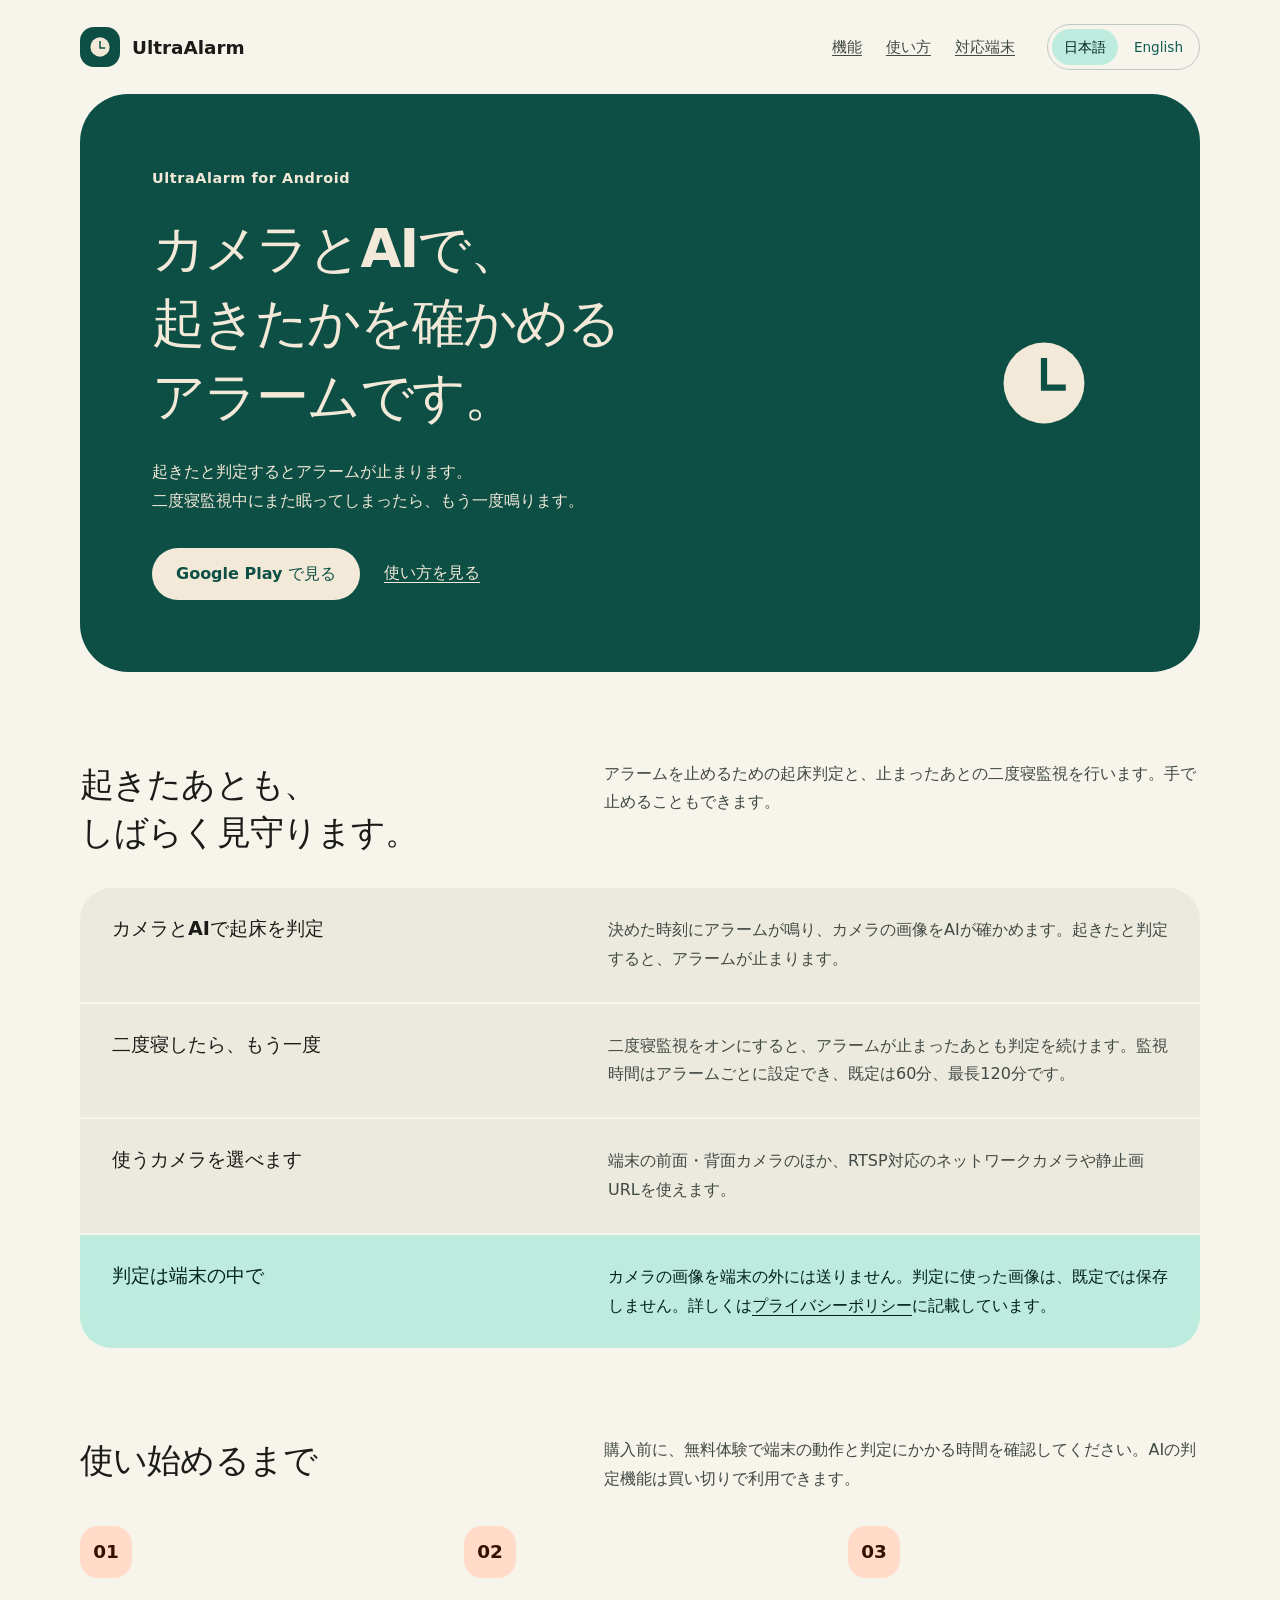
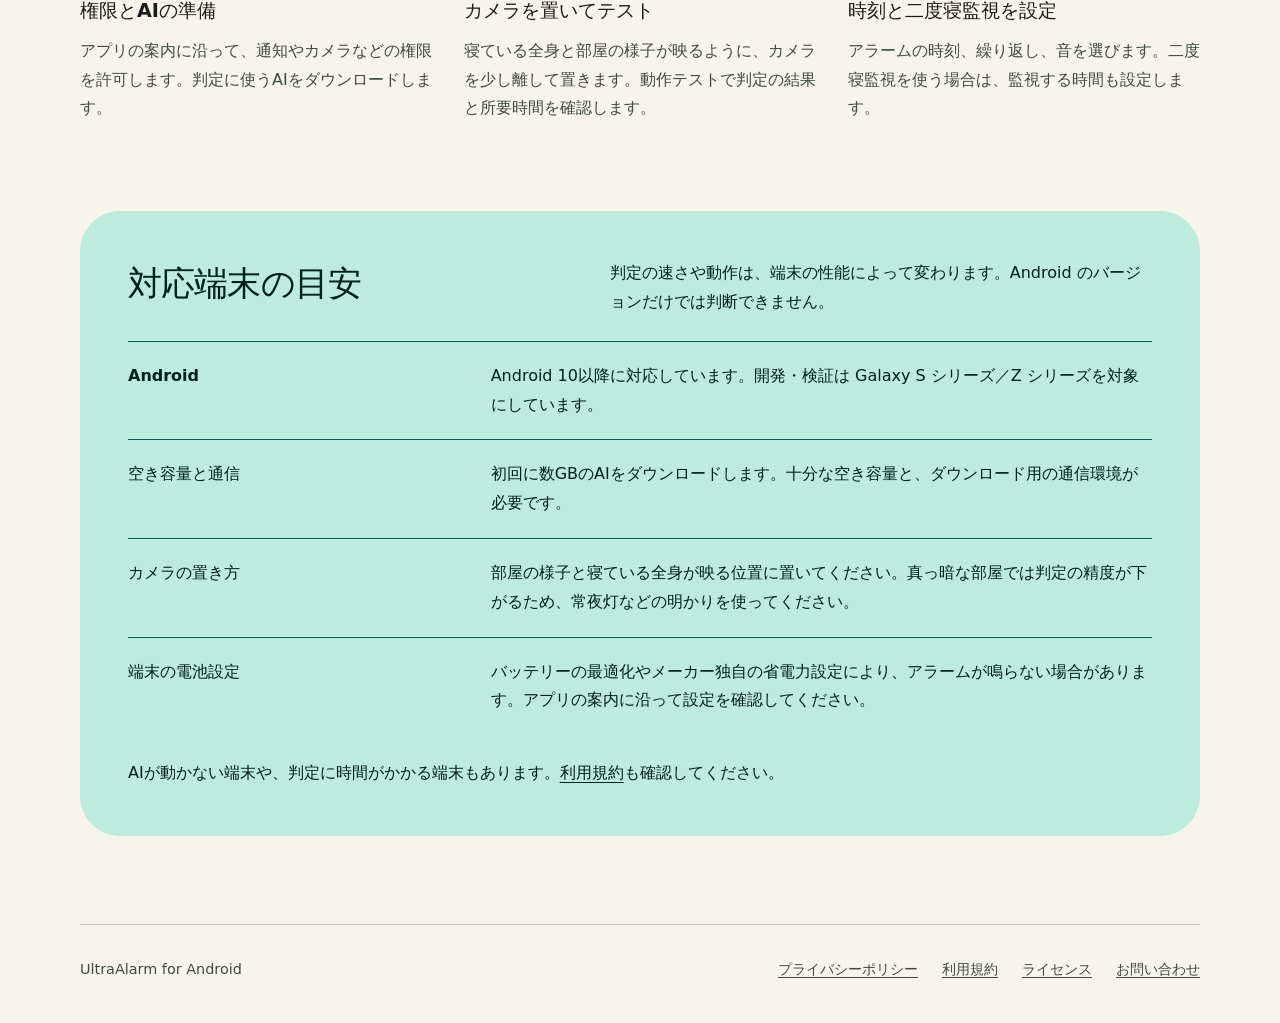
<file: index.html>
<!doctype html>
<html lang="ja">
<head>
  <meta charset="utf-8">
  <meta name="viewport" content="width=device-width, initial-scale=1">
  <meta name="color-scheme" content="light dark">
  <meta name="application-name" content="UltraAlarm for Android">
  <meta name="description" content="UltraAlarm for Android は、カメラの画像を端末内のAIで判定するアラームです。起きたと判定すると止まり、二度寝監視中にまた眠ると鳴り直します。">
  <title>カメラとAIで起床を確かめるアラーム | UltraAlarm for Android</title>
  <link rel="icon" type="image/svg+xml" href="assets/icon.svg">
  <link rel="stylesheet" href="assets/style.css">
  <link rel="alternate" hreflang="ja" href="index.html">
  <link rel="alternate" hreflang="en" href="en/index.html">
</head>
<body>
  <a class="skip-link" href="#main">本文へ</a>
  <header class="site-header shell">
    <a class="brand" href="index.html"><img src="assets/icon.svg" width="108" height="108" alt="">UltraAlarm</a>
    <nav class="header-nav" aria-label="メインメニュー"><a href="index.html#features">機能</a><a href="index.html#setup">使い方</a><a href="index.html#phones">対応端末</a></nav>
    <nav class="languages" aria-label="言語"><span lang="ja" aria-current="true">日本語</span><a href="en/index.html" lang="en" hreflang="en">English</a></nav>
  </header>
  <main id="main" class="shell" tabindex="-1">
    <section class="hero" aria-labelledby="intro-title">
      <div>
        <p class="eyebrow">UltraAlarm for Android</p>
        <h1 id="intro-title">カメラとAIで、<br>起きたかを確かめる<br>アラームです。</h1>
        <p>起きたと判定するとアラームが止まります。<br>二度寝監視中にまた眠ってしまったら、もう一度鳴ります。</p>
        <div class="hero-actions">
          <!-- Google Play: applicationId は app/build.gradle.kts で確認済み。公開後に掲載先を確認してください。 -->
          <a class="button" href="https://play.google.com/store/apps/details?id=com.chiepu3.ultraalarm">Google Play で見る</a>
          <a class="text-link" href="#setup">使い方を見る</a>
        </div>
      </div>
      <img class="hero-mark" src="assets/icon.svg" width="108" height="108" alt="" aria-hidden="true">
    </section>

    <!-- SCREENSHOTS: 公開用のスクリーンショットが用意できたら、ここに配置します。 -->

    <section id="features" class="section" aria-labelledby="features-title">
      <div class="section-heading">
        <h2 id="features-title">起きたあとも、<br>しばらく見守ります。</h2>
        <p>アラームを止めるための起床判定と、止まったあとの二度寝監視を行います。手で止めることもできます。</p>
      </div>
      <ul class="feature-list">
        <li><h3>カメラとAIで起床を判定</h3><p>決めた時刻にアラームが鳴り、カメラの画像をAIが確かめます。起きたと判定すると、アラームが止まります。</p></li>
        <li><h3>二度寝したら、もう一度</h3><p>二度寝監視をオンにすると、アラームが止まったあとも判定を続けます。監視時間はアラームごとに設定でき、既定は60分、最長120分です。</p></li>
        <li><h3>使うカメラを選べます</h3><p>端末の前面・背面カメラのほか、RTSP対応のネットワークカメラや静止画URLを使えます。</p></li>
        <li><h3>判定は端末の中で</h3><p>カメラの画像を端末の外には送りません。判定に使った画像は、既定では保存しません。詳しくは<a href="privacy.html">プライバシーポリシー</a>に記載しています。</p></li>
      </ul>
    </section>

    <section id="setup" class="section" aria-labelledby="setup-title">
      <div class="section-heading">
        <h2 id="setup-title">使い始めるまで</h2>
        <p>購入前に、無料体験で端末の動作と判定にかかる時間を確認してください。AIの判定機能は買い切りで利用できます。</p>
      </div>
      <ol class="steps">
        <li><h3>権限とAIの準備</h3><p>アプリの案内に沿って、通知やカメラなどの権限を許可します。判定に使うAIをダウンロードします。</p></li>
        <li><h3>カメラを置いてテスト</h3><p>寝ている全身と部屋の様子が映るように、カメラを少し離して置きます。動作テストで判定の結果と所要時間を確認します。</p></li>
        <li><h3>時刻と二度寝監視を設定</h3><p>アラームの時刻、繰り返し、音を選びます。二度寝監視を使う場合は、監視する時間も設定します。</p></li>
      </ol>
    </section>

    <section id="phones" class="section requirements" aria-labelledby="phones-title">
      <div class="section-heading">
        <h2 id="phones-title">対応端末の目安</h2>
        <p>判定の速さや動作は、端末の性能によって変わります。Android のバージョンだけでは判断できません。</p>
      </div>
      <dl>
        <div><dt>Android</dt><dd>Android 10以降に対応しています。開発・検証は Galaxy S シリーズ／Z シリーズを対象にしています。</dd></div>
        <div><dt>空き容量と通信</dt><dd>初回に数GBのAIをダウンロードします。十分な空き容量と、ダウンロード用の通信環境が必要です。</dd></div>
        <div><dt>カメラの置き方</dt><dd>部屋の様子と寝ている全身が映る位置に置いてください。真っ暗な部屋では判定の精度が下がるため、常夜灯などの明かりを使ってください。</dd></div>
        <div><dt>端末の電池設定</dt><dd>バッテリーの最適化やメーカー独自の省電力設定により、アラームが鳴らない場合があります。アプリの案内に沿って設定を確認してください。</dd></div>
      </dl>
      <p class="note">AIが動かない端末や、判定に時間がかかる端末もあります。<a href="terms.html">利用規約</a>も確認してください。</p>
    </section>
  </main>
  <footer class="site-footer shell">
    <p>UltraAlarm for Android</p>
    <nav class="footer-links" aria-label="サイト情報"><a href="privacy.html">プライバシーポリシー</a><a href="terms.html">利用規約</a><a href="licenses.html">ライセンス</a><a href="contact.html">お問い合わせ</a></nav>
  </footer>
</body>
</html>
</file>
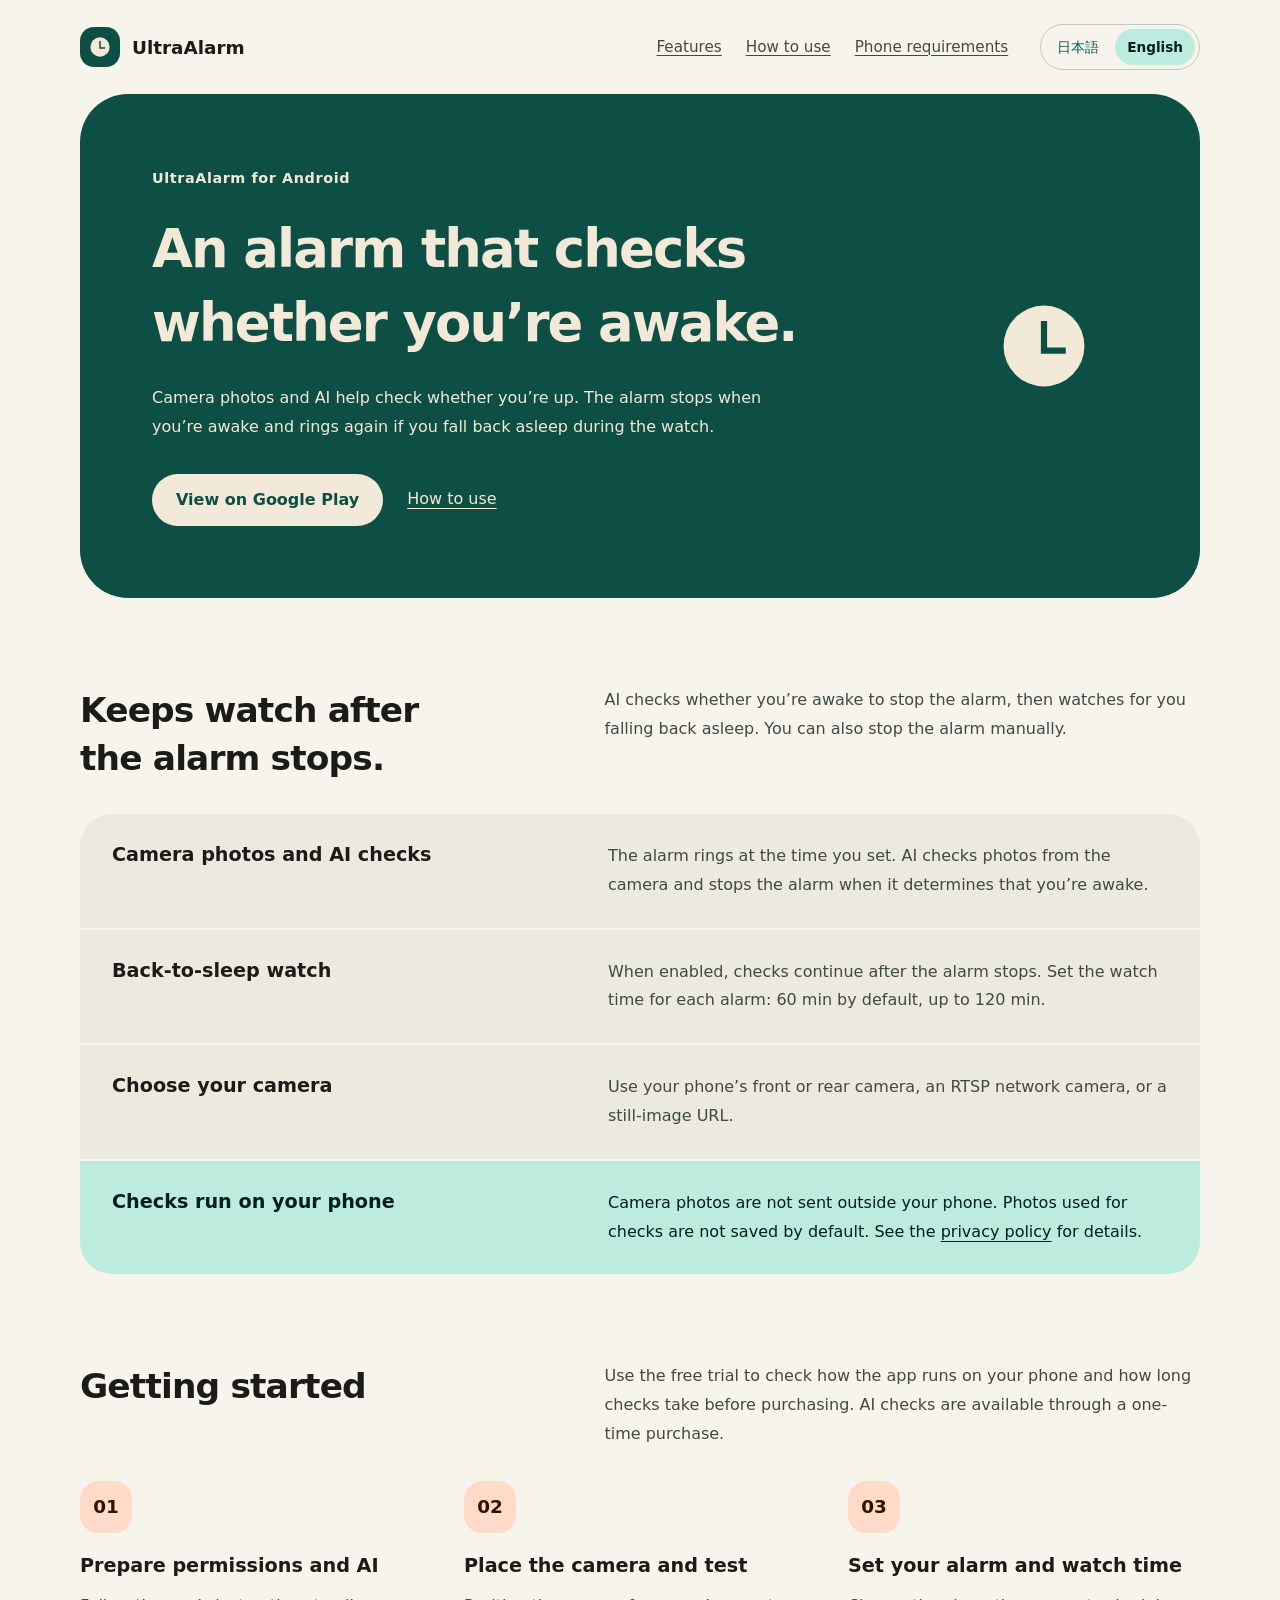
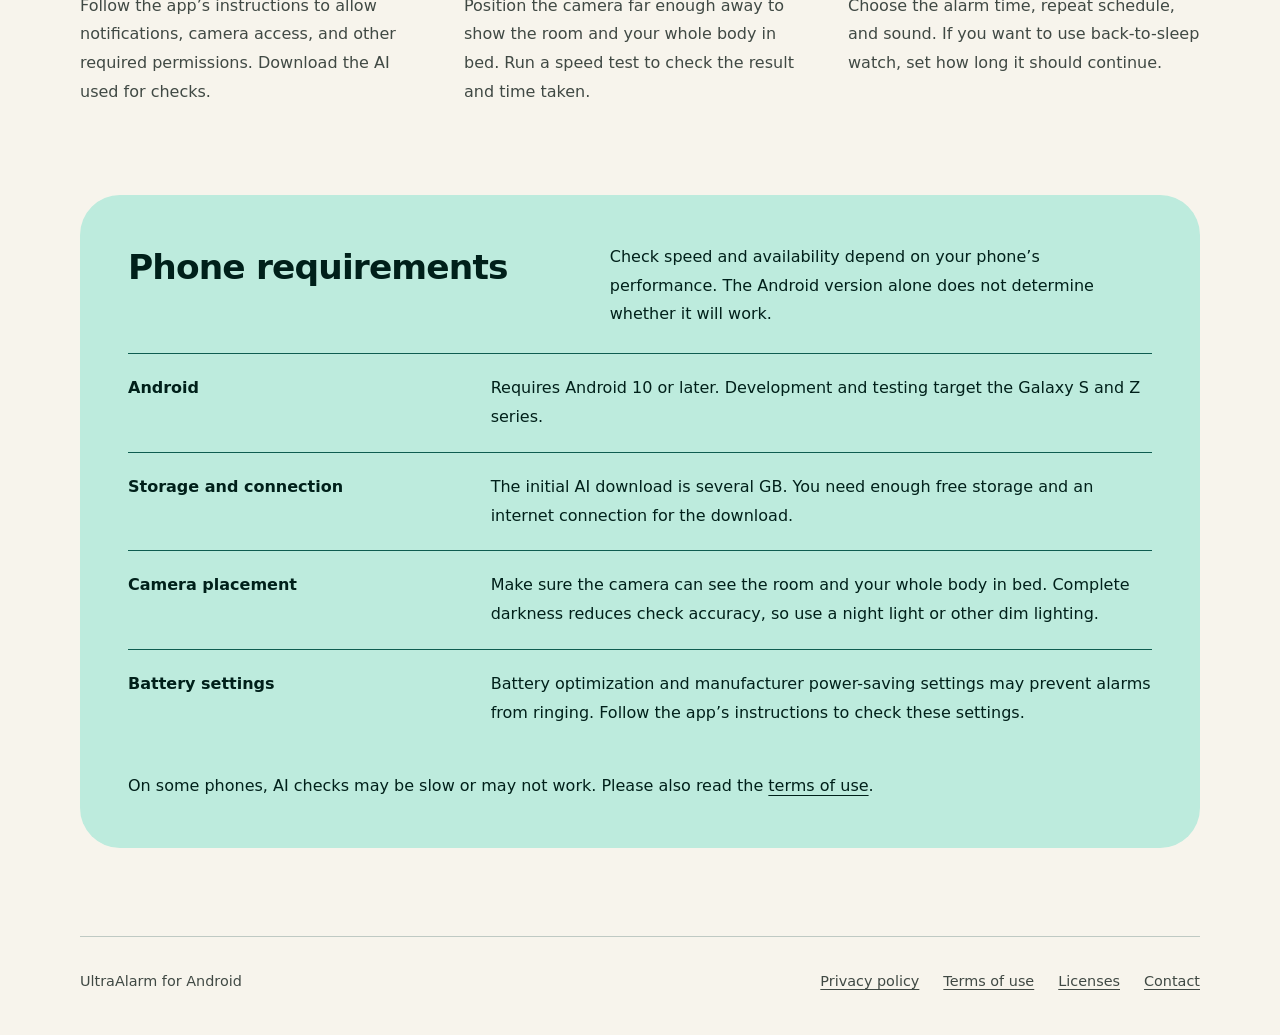
<file: en/index.html>
<!doctype html>
<html lang="en">
<head>
  <meta charset="utf-8">
  <meta name="viewport" content="width=device-width, initial-scale=1">
  <meta name="color-scheme" content="light dark">
  <meta name="application-name" content="UltraAlarm for Android">
  <meta name="description" content="UltraAlarm for Android uses on-device AI to check camera photos. The alarm stops when you are awake and rings again if you fall back asleep during the watch.">
  <title>An alarm that checks whether you are awake | UltraAlarm for Android</title>
  <link rel="icon" type="image/svg+xml" href="../assets/icon.svg">
  <link rel="stylesheet" href="../assets/style.css">
  <link rel="alternate" hreflang="ja" href="../index.html">
  <link rel="alternate" hreflang="en" href="index.html">
</head>
<body>
  <a class="skip-link" href="#main">Skip to content</a>
  <header class="site-header shell">
    <a class="brand" href="index.html"><img src="../assets/icon.svg" width="108" height="108" alt="">UltraAlarm</a>
    <nav class="header-nav" aria-label="Main navigation"><a href="index.html#features">Features</a><a href="index.html#setup">How to use</a><a href="index.html#phones">Phone requirements</a></nav>
    <nav class="languages" aria-label="Language"><a href="../index.html" lang="ja" hreflang="ja">日本語</a><span lang="en" aria-current="true">English</span></nav>
  </header>
  <main id="main" class="shell" tabindex="-1">
    <section class="hero" aria-labelledby="intro-title">
      <div>
        <p class="eyebrow">UltraAlarm for Android</p>
        <h1 id="intro-title">An alarm that checks<br>whether you’re awake.</h1>
        <p>Camera photos and AI help check whether you’re up. The alarm stops when you’re awake and rings again if you fall back asleep during the watch.</p>
        <div class="hero-actions">
          <!-- Google Play: applicationId verified in app/build.gradle.kts. Confirm the listing after publication. -->
          <a class="button" href="https://play.google.com/store/apps/details?id=com.chiepu3.ultraalarm">View on Google Play</a>
          <a class="text-link" href="#setup">How to use</a>
        </div>
      </div>
      <img class="hero-mark" src="../assets/icon.svg" width="108" height="108" alt="" aria-hidden="true">
    </section>

    <!-- SCREENSHOTS: Add screenshots here when images approved for publication are available. -->

    <section id="features" class="section" aria-labelledby="features-title">
      <div class="section-heading">
        <h2 id="features-title">Keeps watch after<br>the alarm stops.</h2>
        <p>AI checks whether you’re awake to stop the alarm, then watches for you falling back asleep. You can also stop the alarm manually.</p>
      </div>
      <ul class="feature-list">
        <li><h3>Camera photos and AI checks</h3><p>The alarm rings at the time you set. AI checks photos from the camera and stops the alarm when it determines that you’re awake.</p></li>
        <li><h3>Back-to-sleep watch</h3><p>When enabled, checks continue after the alarm stops. Set the watch time for each alarm: 60 min by default, up to 120 min.</p></li>
        <li><h3>Choose your camera</h3><p>Use your phone’s front or rear camera, an RTSP network camera, or a still-image URL.</p></li>
        <li><h3>Checks run on your phone</h3><p>Camera photos are not sent outside your phone. Photos used for checks are not saved by default. See the <a href="privacy.html">privacy policy</a> for details.</p></li>
      </ul>
    </section>

    <section id="setup" class="section" aria-labelledby="setup-title">
      <div class="section-heading">
        <h2 id="setup-title">Getting started</h2>
        <p>Use the free trial to check how the app runs on your phone and how long checks take before purchasing. AI checks are available through a one-time purchase.</p>
      </div>
      <ol class="steps">
        <li><h3>Prepare permissions and AI</h3><p>Follow the app’s instructions to allow notifications, camera access, and other required permissions. Download the AI used for checks.</p></li>
        <li><h3>Place the camera and test</h3><p>Position the camera far enough away to show the room and your whole body in bed. Run a speed test to check the result and time taken.</p></li>
        <li><h3>Set your alarm and watch time</h3><p>Choose the alarm time, repeat schedule, and sound. If you want to use back-to-sleep watch, set how long it should continue.</p></li>
      </ol>
    </section>

    <section id="phones" class="section requirements" aria-labelledby="phones-title">
      <div class="section-heading">
        <h2 id="phones-title">Phone requirements</h2>
        <p>Check speed and availability depend on your phone’s performance. The Android version alone does not determine whether it will work.</p>
      </div>
      <dl>
        <div><dt>Android</dt><dd>Requires Android 10 or later. Development and testing target the Galaxy S and Z series.</dd></div>
        <div><dt>Storage and connection</dt><dd>The initial AI download is several GB. You need enough free storage and an internet connection for the download.</dd></div>
        <div><dt>Camera placement</dt><dd>Make sure the camera can see the room and your whole body in bed. Complete darkness reduces check accuracy, so use a night light or other dim lighting.</dd></div>
        <div><dt>Battery settings</dt><dd>Battery optimization and manufacturer power-saving settings may prevent alarms from ringing. Follow the app’s instructions to check these settings.</dd></div>
      </dl>
      <p class="note">On some phones, AI checks may be slow or may not work. Please also read the <a href="terms.html">terms of use</a>.</p>
    </section>
  </main>
  <footer class="site-footer shell">
    <p>UltraAlarm for Android</p>
    <nav class="footer-links" aria-label="Site information"><a href="privacy.html">Privacy policy</a><a href="terms.html">Terms of use</a><a href="licenses.html">Licenses</a><a href="contact.html">Contact</a></nav>
  </footer>
</body>
</html>
</file>
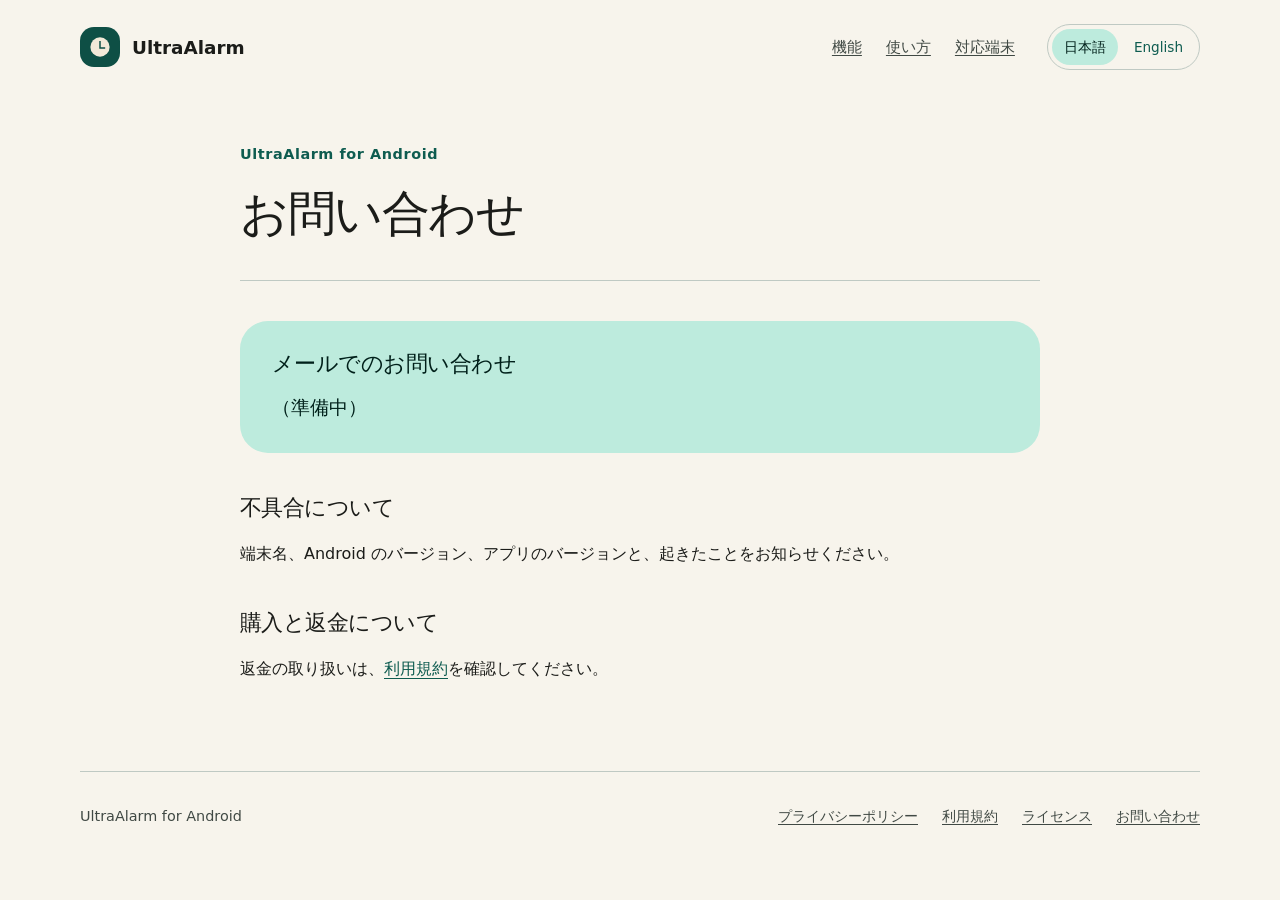
<file: contact.html>
<!doctype html>
<html lang="ja">
<head>
  <meta charset="utf-8">
  <meta name="viewport" content="width=device-width, initial-scale=1">
  <meta name="color-scheme" content="light dark">
  <meta name="application-name" content="UltraAlarm for Android">
  <meta name="description" content="UltraAlarm for Android のお問い合わせ窓口です。">
  <title>お問い合わせ | UltraAlarm for Android</title>
  <link rel="icon" type="image/svg+xml" href="assets/icon.svg">
  <link rel="stylesheet" href="assets/style.css">
  <link rel="alternate" hreflang="ja" href="contact.html">
  <link rel="alternate" hreflang="en" href="en/contact.html">
  <script src="assets/contact.js" defer></script>
</head>
<body>
  <a class="skip-link" href="#main">本文へ</a>
  <header class="site-header shell">
    <a class="brand" href="index.html"><img src="assets/icon.svg" width="108" height="108" alt="">UltraAlarm</a>
    <nav class="header-nav" aria-label="メインメニュー"><a href="index.html#features">機能</a><a href="index.html#setup">使い方</a><a href="index.html#phones">対応端末</a></nav>
    <nav class="languages" aria-label="言語"><span lang="ja" aria-current="true">日本語</span><a href="en/contact.html" lang="en" hreflang="en">English</a></nav>
  </header>
  <main id="main" class="shell" tabindex="-1">
    <article class="document document-short">
      <header class="page-heading">
        <p class="eyebrow">UltraAlarm for Android</p>
        <h1>お問い合わせ</h1>

      </header>
      <div class="prose">
        <div class="contact-block">
          <h2>メールでのお問い合わせ</h2>
          <p data-contact-email>（準備中）</p>
        </div>
        <h2>不具合について</h2>
        <p>端末名、Android のバージョン、アプリのバージョンと、起きたことをお知らせください。</p>
        <h2>購入と返金について</h2>
        <p>返金の取り扱いは、<a href="terms.html">利用規約</a>を確認してください。</p>
      </div>
    </article>
  </main>
  <footer class="site-footer shell">
    <p>UltraAlarm for Android</p>
    <nav class="footer-links" aria-label="サイト情報"><a href="privacy.html">プライバシーポリシー</a><a href="terms.html">利用規約</a><a href="licenses.html">ライセンス</a><a href="contact.html" aria-current="page">お問い合わせ</a></nav>
  </footer>
</body>
</html>
</file>
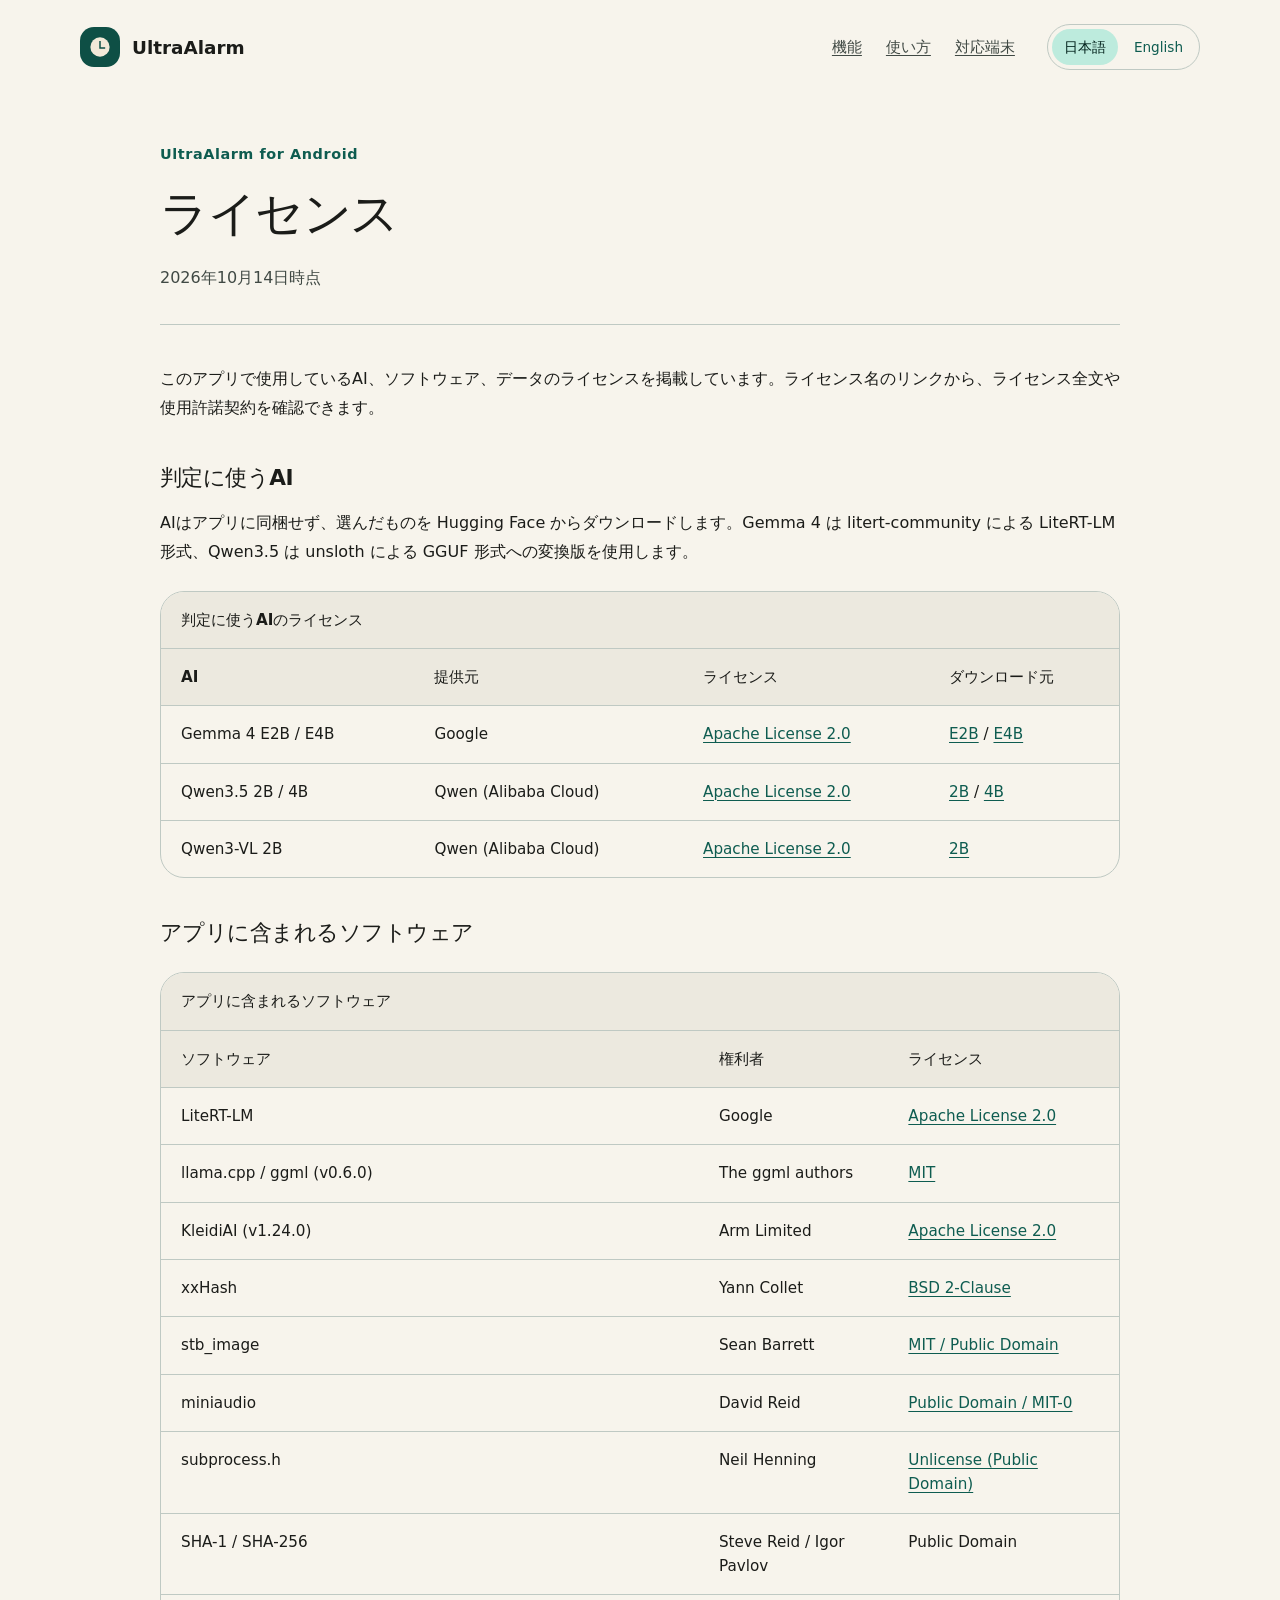
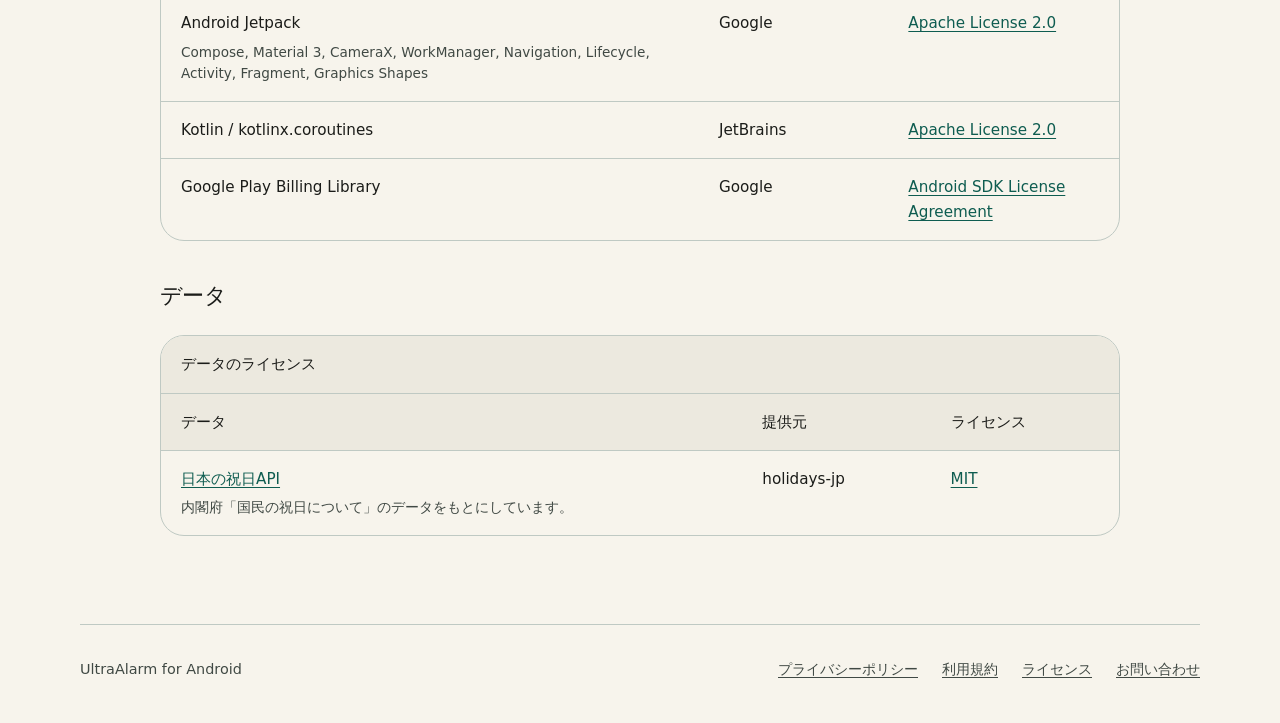
<file: licenses.html>
<!doctype html>
<html lang="ja">
<head>
  <meta charset="utf-8">
  <meta name="viewport" content="width=device-width, initial-scale=1">
  <meta name="color-scheme" content="light dark">
  <meta name="application-name" content="UltraAlarm for Android">
  <meta name="description" content="UltraAlarm for Android が使用するオープンソースソフトウェア、AI、データのライセンス表記です。">
  <title>ライセンス | UltraAlarm for Android</title>
  <link rel="icon" type="image/svg+xml" href="assets/icon.svg">
  <link rel="stylesheet" href="assets/style.css">
  <link rel="alternate" hreflang="ja" href="licenses.html">
  <link rel="alternate" hreflang="en" href="en/licenses.html">
</head>
<body>
  <a class="skip-link" href="#main">本文へ</a>
  <header class="site-header shell">
    <a class="brand" href="index.html"><img src="assets/icon.svg" width="108" height="108" alt="">UltraAlarm</a>
    <nav class="header-nav" aria-label="メインメニュー"><a href="index.html#features">機能</a><a href="index.html#setup">使い方</a><a href="index.html#phones">対応端末</a></nav>
    <nav class="languages" aria-label="言語"><span lang="ja" aria-current="true">日本語</span><a href="en/licenses.html" lang="en" hreflang="en">English</a></nav>
  </header>
  <main id="main" class="shell" tabindex="-1">
    <article class="document license-document">
      <header class="page-heading">
        <p class="eyebrow">UltraAlarm for Android</p>
        <h1>ライセンス</h1>
        <p>2026年10月14日時点</p>
      </header>
      <div class="prose">
        <p>このアプリで使用しているAI、ソフトウェア、データのライセンスを掲載しています。ライセンス名のリンクから、ライセンス全文や使用許諾契約を確認できます。</p>
        <h2>判定に使うAI</h2>
        <p>AIはアプリに同梱せず、選んだものを Hugging Face からダウンロードします。Gemma 4 は litert-community による LiteRT-LM 形式、Qwen3.5 は unsloth による GGUF 形式への変換版を使用します。</p>
        <div class="table-scroll" role="region" aria-label="判定に使うAIのライセンス" tabindex="0">
          <table>
            <caption>判定に使うAIのライセンス</caption>
            <thead><tr><th scope="col">AI</th><th scope="col">提供元</th><th scope="col">ライセンス</th><th scope="col">ダウンロード元</th></tr></thead>
            <tbody><tr><td>Gemma 4 E2B / E4B</td><td>Google</td><td><a href="assets/licenses/apache-2.0.txt">Apache License 2.0</a></td><td><a href="https://huggingface.co/litert-community/gemma-4-E2B-it-litert-lm">E2B</a> / <a href="https://huggingface.co/litert-community/gemma-4-E4B-it-litert-lm">E4B</a></td></tr>
<tr><td>Qwen3.5 2B / 4B</td><td>Qwen (Alibaba Cloud)</td><td><a href="assets/licenses/apache-2.0.txt">Apache License 2.0</a></td><td><a href="https://huggingface.co/unsloth/Qwen3.5-2B-GGUF">2B</a> / <a href="https://huggingface.co/unsloth/Qwen3.5-4B-GGUF">4B</a></td></tr>
<tr><td>Qwen3-VL 2B</td><td>Qwen (Alibaba Cloud)</td><td><a href="assets/licenses/apache-2.0.txt">Apache License 2.0</a></td><td><a href="https://huggingface.co/Qwen/Qwen3-VL-2B-Instruct-GGUF">2B</a></td></tr>
</tbody>
          </table>
        </div>
        <h2>アプリに含まれるソフトウェア</h2>
        <div class="table-scroll" role="region" aria-label="アプリに含まれるソフトウェア" tabindex="0">
          <table>
            <caption>アプリに含まれるソフトウェア</caption>
            <thead><tr><th scope="col">ソフトウェア</th><th scope="col">権利者</th><th scope="col">ライセンス</th></tr></thead>
            <tbody><tr><td>LiteRT-LM</td><td>Google</td><td><a href="assets/licenses/apache-2.0.txt">Apache License 2.0</a></td></tr>
<tr><td>llama.cpp / ggml (v0.6.0)</td><td>The ggml authors</td><td><a href="assets/licenses/llama-cpp.txt">MIT</a></td></tr>
<tr><td>KleidiAI (v1.24.0)</td><td>Arm Limited</td><td><a href="assets/licenses/apache-2.0.txt">Apache License 2.0</a></td></tr>
<tr><td>xxHash</td><td>Yann Collet</td><td><a href="assets/licenses/xxhash.txt">BSD 2-Clause</a></td></tr>
<tr><td>stb_image</td><td>Sean Barrett</td><td><a href="assets/licenses/stb.txt">MIT / Public Domain</a></td></tr>
<tr><td>miniaudio</td><td>David Reid</td><td><a href="assets/licenses/unlicense.txt">Public Domain / MIT-0</a></td></tr>
<tr><td>subprocess.h</td><td>Neil Henning</td><td><a href="assets/licenses/unlicense.txt">Unlicense (Public Domain)</a></td></tr>
<tr><td>SHA-1 / SHA-256</td><td>Steve Reid / Igor Pavlov</td><td>Public Domain</td></tr>
<tr><td>Android Jetpack<small>Compose, Material 3, CameraX, WorkManager, Navigation, Lifecycle, Activity, Fragment, Graphics Shapes</small></td><td>Google</td><td><a href="assets/licenses/apache-2.0.txt">Apache License 2.0</a></td></tr>
<tr><td>Kotlin / kotlinx.coroutines</td><td>JetBrains</td><td><a href="assets/licenses/apache-2.0.txt">Apache License 2.0</a></td></tr>
<tr><td>Google Play Billing Library</td><td>Google</td><td><a href="https://developer.android.com/studio/terms">Android SDK License Agreement</a></td></tr>
</tbody>
          </table>
        </div>
        <h2>データ</h2>
        <div class="table-scroll" role="region" aria-label="データのライセンス" tabindex="0">
          <table>
            <caption>データのライセンス</caption>
            <thead><tr><th scope="col">データ</th><th scope="col">提供元</th><th scope="col">ライセンス</th></tr></thead>
            <tbody><tr><td><a href="https://github.com/holidays-jp/api">日本の祝日API</a><small>内閣府「国民の祝日について」のデータをもとにしています。</small></td><td>holidays-jp</td><td><a href="assets/licenses/holidays-jp.txt">MIT</a></td></tr></tbody>
          </table>
        </div>
      </div>
    </article>
  </main>
  <footer class="site-footer shell">
    <p>UltraAlarm for Android</p>
    <nav class="footer-links" aria-label="サイト情報"><a href="privacy.html">プライバシーポリシー</a><a href="terms.html">利用規約</a><a href="licenses.html" aria-current="page">ライセンス</a><a href="contact.html">お問い合わせ</a></nav>
  </footer>
</body>
</html>
</file>
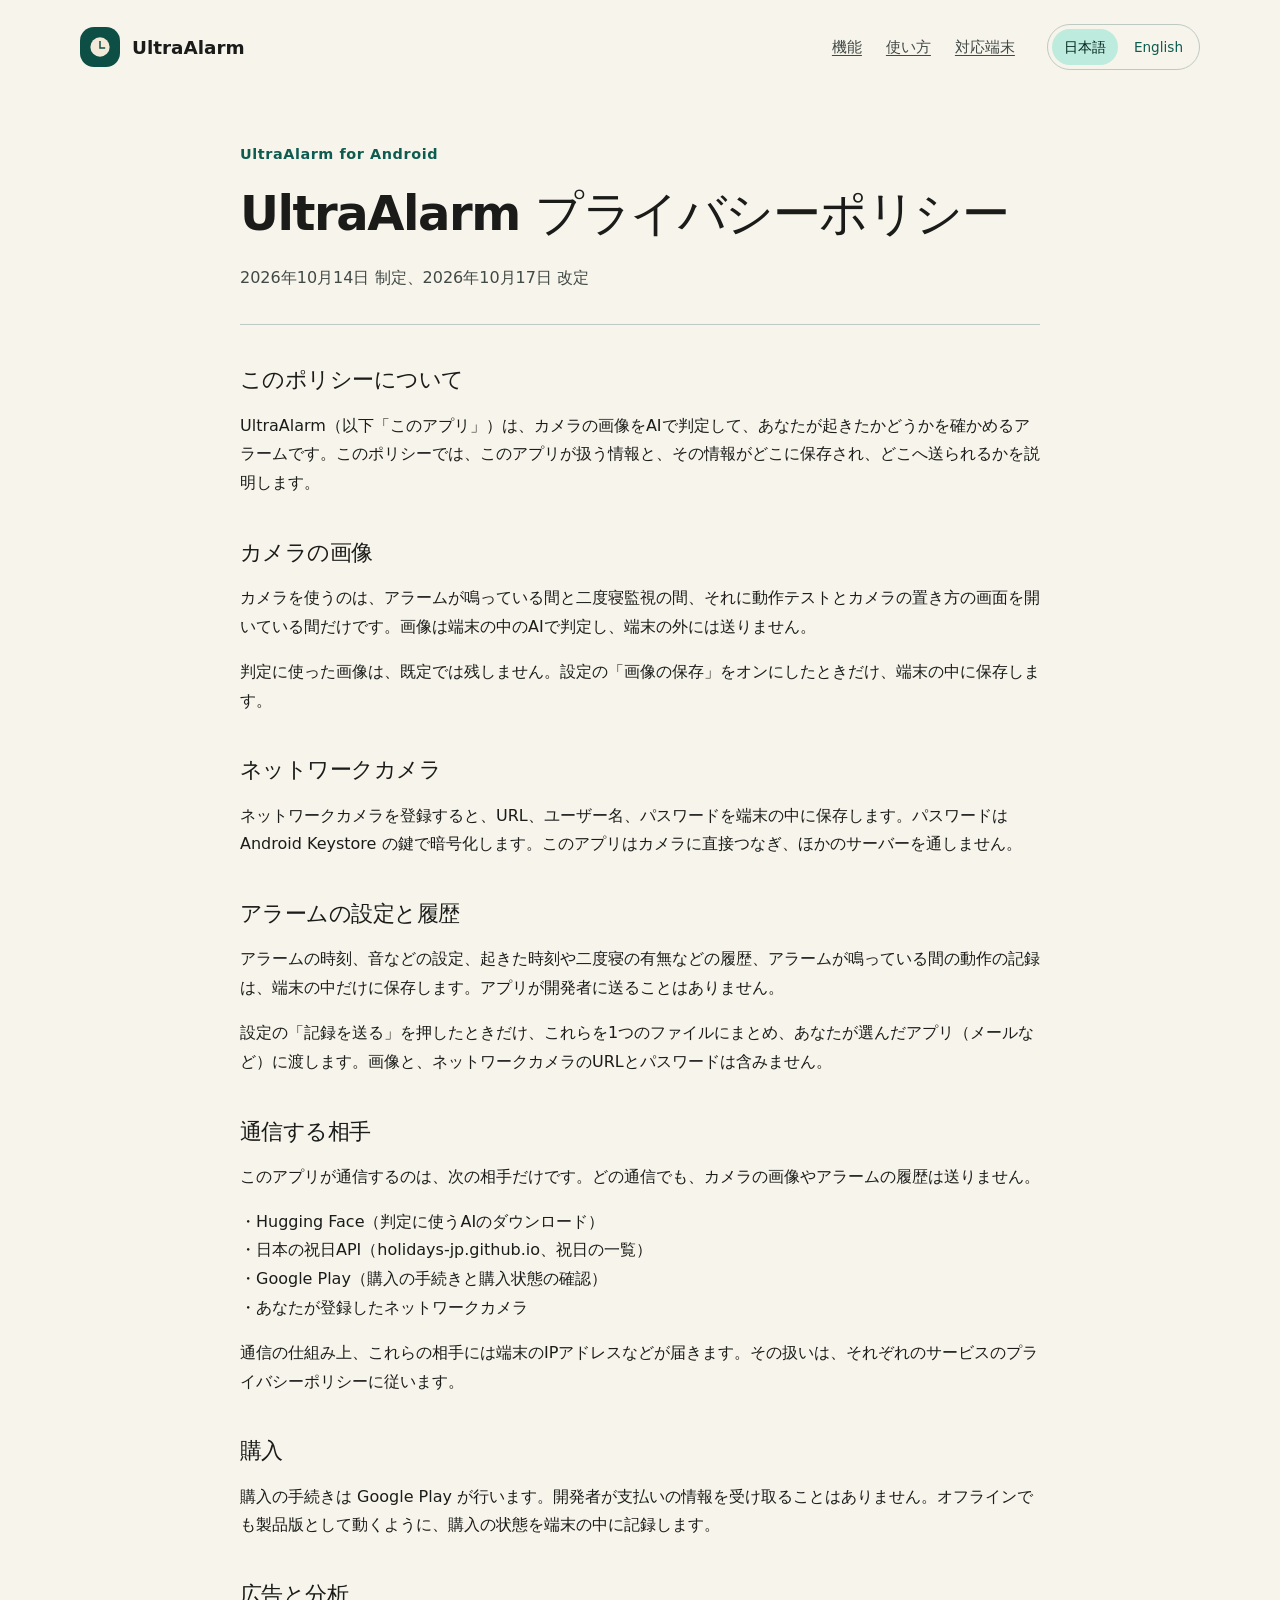
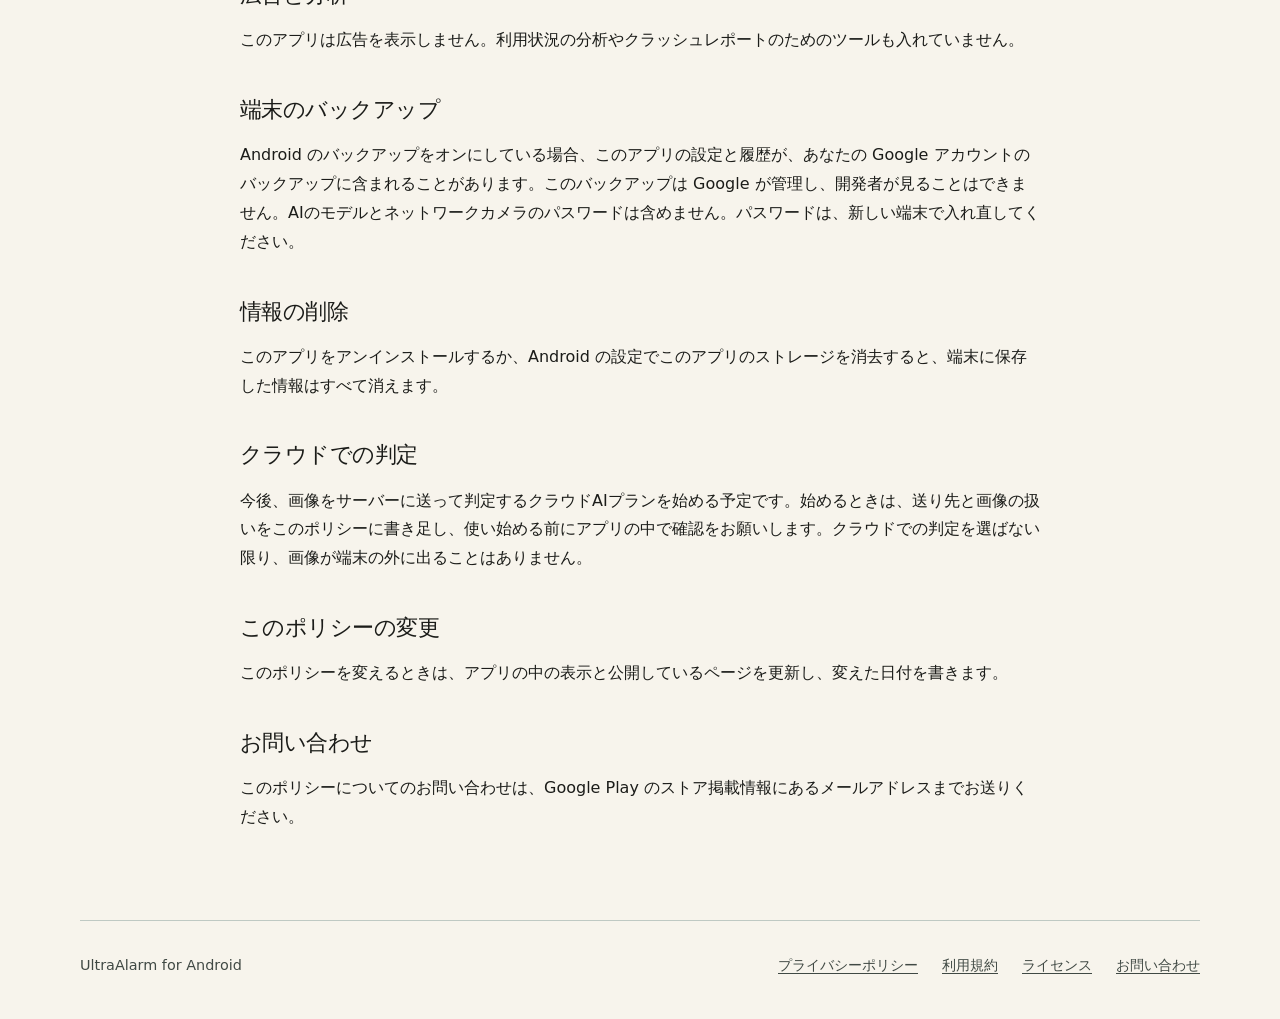
<file: privacy.html>
<!doctype html>
<html lang="ja">
<head>
  <meta charset="utf-8">
  <meta name="viewport" content="width=device-width, initial-scale=1">
  <meta name="color-scheme" content="light dark">
  <meta name="application-name" content="UltraAlarm for Android">
  <meta name="description" content="UltraAlarm が扱うカメラ画像、アラームの設定と履歴、購入情報などのプライバシーポリシーです。">
  <title>UltraAlarm プライバシーポリシー | UltraAlarm for Android</title>
  <link rel="icon" type="image/svg+xml" href="assets/icon.svg">
  <link rel="stylesheet" href="assets/style.css">
  <link rel="alternate" hreflang="ja" href="privacy.html">
  <link rel="alternate" hreflang="en" href="en/privacy.html">
</head>
<body>
  <a class="skip-link" href="#main">本文へ</a>
  <header class="site-header shell">
    <a class="brand" href="index.html"><img src="assets/icon.svg" width="108" height="108" alt="">UltraAlarm</a>
    <nav class="header-nav" aria-label="メインメニュー"><a href="index.html#features">機能</a><a href="index.html#setup">使い方</a><a href="index.html#phones">対応端末</a></nav>
    <nav class="languages" aria-label="言語"><span lang="ja" aria-current="true">日本語</span><a href="en/privacy.html" lang="en" hreflang="en">English</a></nav>
  </header>
  <main id="main" class="shell" tabindex="-1">
    <article class="document">
      <header class="page-heading">
        <p class="eyebrow">UltraAlarm for Android</p>
        <h1>UltraAlarm プライバシーポリシー</h1>
        <p>2026年10月14日 制定、2026年10月17日 改定</p>
      </header>
      <div class="prose">
        <h2>このポリシーについて</h2>
        <p>UltraAlarm（以下「このアプリ」）は、カメラの画像をAIで判定して、あなたが起きたかどうかを確かめるアラームです。このポリシーでは、このアプリが扱う情報と、その情報がどこに保存され、どこへ送られるかを説明します。</p>
        <h2>カメラの画像</h2>
        <p>カメラを使うのは、アラームが鳴っている間と二度寝監視の間、それに動作テストとカメラの置き方の画面を開いている間だけです。画像は端末の中のAIで判定し、端末の外には送りません。</p>
        <p>判定に使った画像は、既定では残しません。設定の「画像の保存」をオンにしたときだけ、端末の中に保存します。</p>
        <h2>ネットワークカメラ</h2>
        <p>ネットワークカメラを登録すると、URL、ユーザー名、パスワードを端末の中に保存します。パスワードは Android Keystore の鍵で暗号化します。このアプリはカメラに直接つなぎ、ほかのサーバーを通しません。</p>
        <h2>アラームの設定と履歴</h2>
        <p>アラームの時刻、音などの設定、起きた時刻や二度寝の有無などの履歴、アラームが鳴っている間の動作の記録は、端末の中だけに保存します。アプリが開発者に送ることはありません。</p>
        <p>設定の「記録を送る」を押したときだけ、これらを1つのファイルにまとめ、あなたが選んだアプリ（メールなど）に渡します。画像と、ネットワークカメラのURLとパスワードは含みません。</p>
        <h2>通信する相手</h2>
        <p>このアプリが通信するのは、次の相手だけです。どの通信でも、カメラの画像やアラームの履歴は送りません。</p>
        <ul class="policy-parties">
          <li>・Hugging Face（判定に使うAIのダウンロード）</li>
          <li>・日本の祝日API（holidays-jp.github.io、祝日の一覧）</li>
          <li>・Google Play（購入の手続きと購入状態の確認）</li>
          <li>・あなたが登録したネットワークカメラ</li>
        </ul>
        <p>通信の仕組み上、これらの相手には端末のIPアドレスなどが届きます。その扱いは、それぞれのサービスのプライバシーポリシーに従います。</p>
        <h2>購入</h2>
        <p>購入の手続きは Google Play が行います。開発者が支払いの情報を受け取ることはありません。オフラインでも製品版として動くように、購入の状態を端末の中に記録します。</p>
        <h2>広告と分析</h2>
        <p>このアプリは広告を表示しません。利用状況の分析やクラッシュレポートのためのツールも入れていません。</p>
        <h2>端末のバックアップ</h2>
        <p>Android のバックアップをオンにしている場合、このアプリの設定と履歴が、あなたの Google アカウントのバックアップに含まれることがあります。このバックアップは Google が管理し、開発者が見ることはできません。AIのモデルとネットワークカメラのパスワードは含めません。パスワードは、新しい端末で入れ直してください。</p>
        <h2>情報の削除</h2>
        <p>このアプリをアンインストールするか、Android の設定でこのアプリのストレージを消去すると、端末に保存した情報はすべて消えます。</p>
        <h2>クラウドでの判定</h2>
        <p>今後、画像をサーバーに送って判定するクラウドAIプランを始める予定です。始めるときは、送り先と画像の扱いをこのポリシーに書き足し、使い始める前にアプリの中で確認をお願いします。クラウドでの判定を選ばない限り、画像が端末の外に出ることはありません。</p>
        <h2>このポリシーの変更</h2>
        <p>このポリシーを変えるときは、アプリの中の表示と公開しているページを更新し、変えた日付を書きます。</p>
        <h2>お問い合わせ</h2>
        <p>このポリシーについてのお問い合わせは、Google Play のストア掲載情報にあるメールアドレスまでお送りください。</p>
      </div>
    </article>
  </main>
  <footer class="site-footer shell">
    <p>UltraAlarm for Android</p>
    <nav class="footer-links" aria-label="サイト情報"><a href="privacy.html" aria-current="page">プライバシーポリシー</a><a href="terms.html">利用規約</a><a href="licenses.html">ライセンス</a><a href="contact.html">お問い合わせ</a></nav>
  </footer>
</body>
</html>
</file>
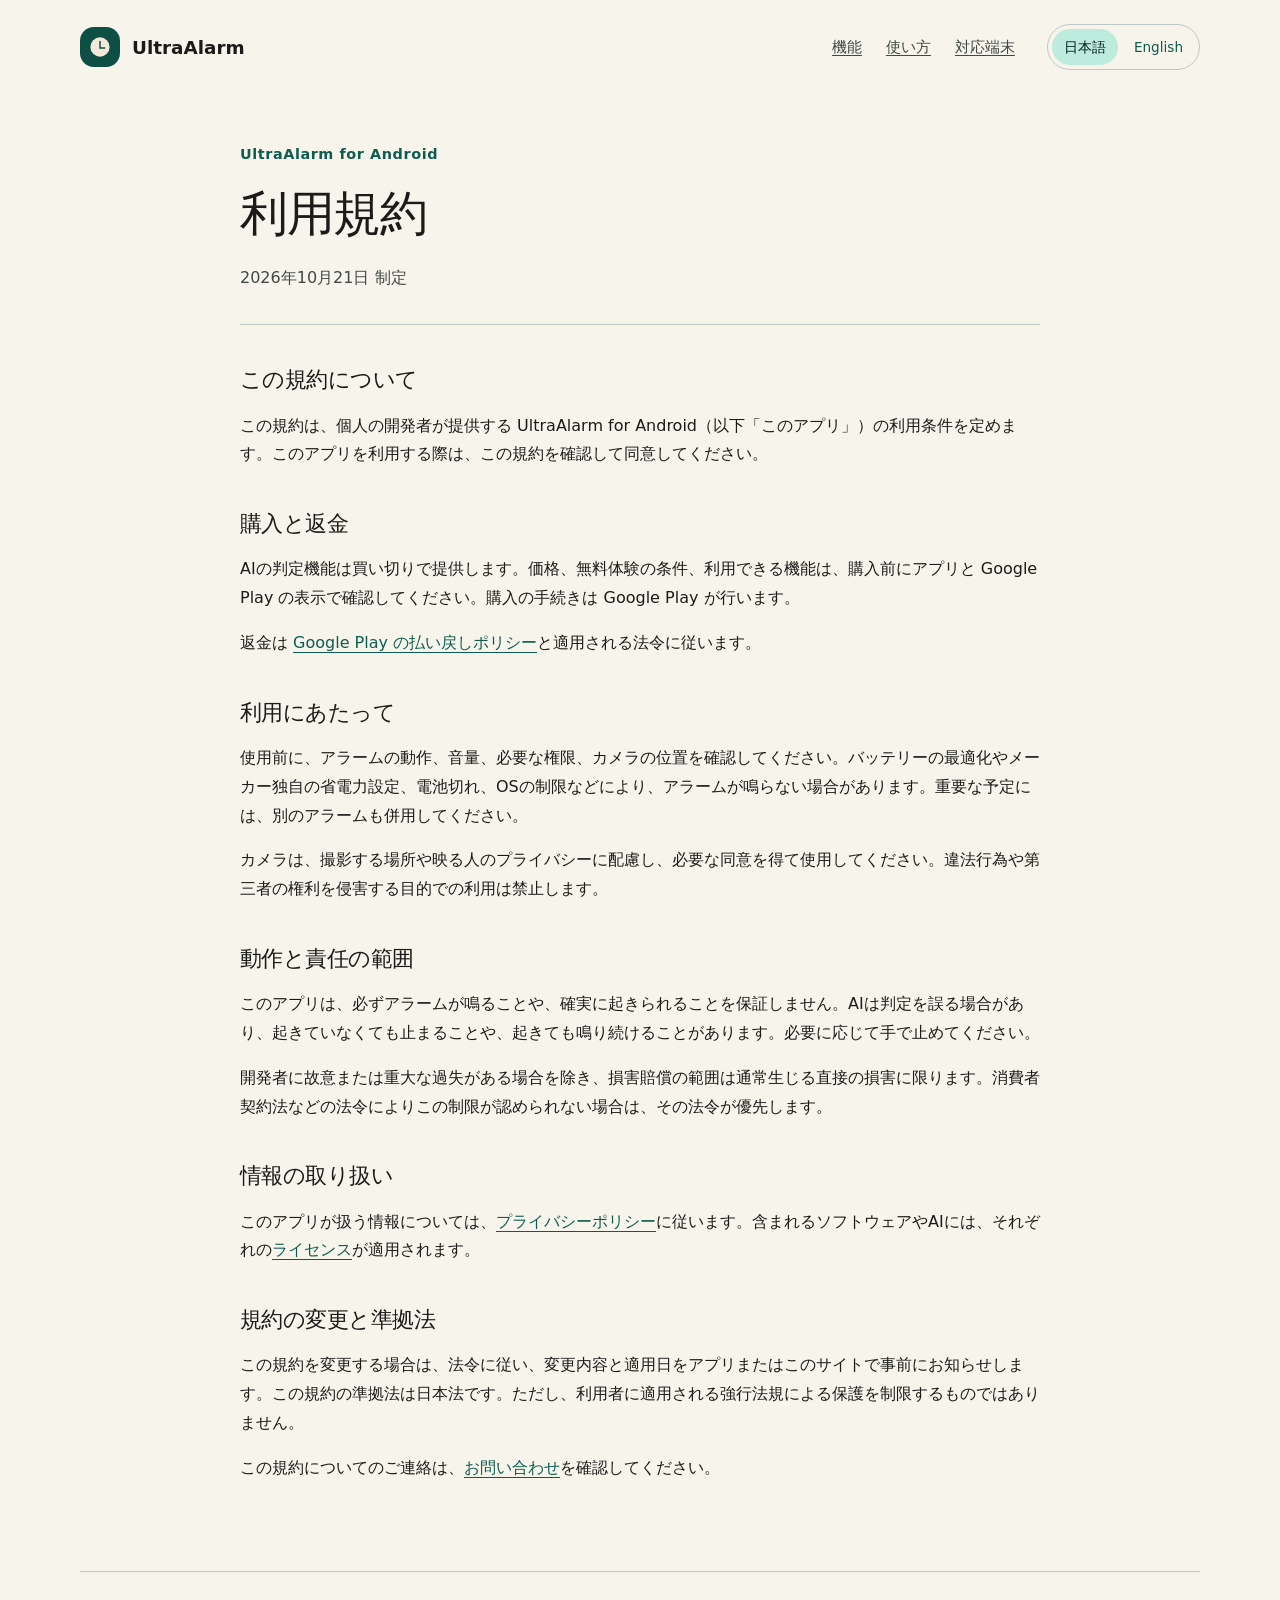
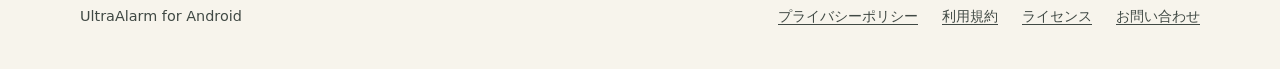
<file: terms.html>
<!doctype html>
<html lang="ja">
<head>
  <meta charset="utf-8">
  <meta name="viewport" content="width=device-width, initial-scale=1">
  <meta name="color-scheme" content="light dark">
  <meta name="application-name" content="UltraAlarm for Android">
  <meta name="description" content="UltraAlarm for Android の購入、返金、動作と責任の範囲についての利用規約です。">
  <title>利用規約 | UltraAlarm for Android</title>
  <link rel="icon" type="image/svg+xml" href="assets/icon.svg">
  <link rel="stylesheet" href="assets/style.css">
  <link rel="alternate" hreflang="ja" href="terms.html">
  <link rel="alternate" hreflang="en" href="en/terms.html">
</head>
<body>
  <a class="skip-link" href="#main">本文へ</a>
  <header class="site-header shell">
    <a class="brand" href="index.html"><img src="assets/icon.svg" width="108" height="108" alt="">UltraAlarm</a>
    <nav class="header-nav" aria-label="メインメニュー"><a href="index.html#features">機能</a><a href="index.html#setup">使い方</a><a href="index.html#phones">対応端末</a></nav>
    <nav class="languages" aria-label="言語"><span lang="ja" aria-current="true">日本語</span><a href="en/terms.html" lang="en" hreflang="en">English</a></nav>
  </header>
  <main id="main" class="shell" tabindex="-1">
    <article class="document ">
      <header class="page-heading">
        <p class="eyebrow">UltraAlarm for Android</p>
        <h1>利用規約</h1>
        <p>2026年10月21日 制定</p>
      </header>
      <div class="prose">
        <h2>この規約について</h2>
        <p>この規約は、個人の開発者が提供する UltraAlarm for Android（以下「このアプリ」）の利用条件を定めます。このアプリを利用する際は、この規約を確認して同意してください。</p>
        <h2>購入と返金</h2>
        <p>AIの判定機能は買い切りで提供します。価格、無料体験の条件、利用できる機能は、購入前にアプリと Google Play の表示で確認してください。購入の手続きは Google Play が行います。</p>
        <p>返金は <a href="https://support.google.com/googleplay/answer/2479637?hl=ja">Google Play の払い戻しポリシー</a>と適用される法令に従います。</p>
        <h2>利用にあたって</h2>
        <p>使用前に、アラームの動作、音量、必要な権限、カメラの位置を確認してください。バッテリーの最適化やメーカー独自の省電力設定、電池切れ、OSの制限などにより、アラームが鳴らない場合があります。重要な予定には、別のアラームも併用してください。</p>
        <p>カメラは、撮影する場所や映る人のプライバシーに配慮し、必要な同意を得て使用してください。違法行為や第三者の権利を侵害する目的での利用は禁止します。</p>
        <h2>動作と責任の範囲</h2>
        <p>このアプリは、必ずアラームが鳴ることや、確実に起きられることを保証しません。AIは判定を誤る場合があり、起きていなくても止まることや、起きても鳴り続けることがあります。必要に応じて手で止めてください。</p>
        <p>開発者に故意または重大な過失がある場合を除き、損害賠償の範囲は通常生じる直接の損害に限ります。消費者契約法などの法令によりこの制限が認められない場合は、その法令が優先します。</p>
        <h2>情報の取り扱い</h2>
        <p>このアプリが扱う情報については、<a href="privacy.html">プライバシーポリシー</a>に従います。含まれるソフトウェアやAIには、それぞれの<a href="licenses.html">ライセンス</a>が適用されます。</p>
        <h2>規約の変更と準拠法</h2>
        <p>この規約を変更する場合は、法令に従い、変更内容と適用日をアプリまたはこのサイトで事前にお知らせします。この規約の準拠法は日本法です。ただし、利用者に適用される強行法規による保護を制限するものではありません。</p>
        <p>この規約についてのご連絡は、<a href="contact.html">お問い合わせ</a>を確認してください。</p>
      </div>
    </article>
  </main>
  <footer class="site-footer shell">
    <p>UltraAlarm for Android</p>
    <nav class="footer-links" aria-label="サイト情報"><a href="privacy.html">プライバシーポリシー</a><a href="terms.html" aria-current="page">利用規約</a><a href="licenses.html">ライセンス</a><a href="contact.html">お問い合わせ</a></nav>
  </footer>
</body>
</html>
</file>
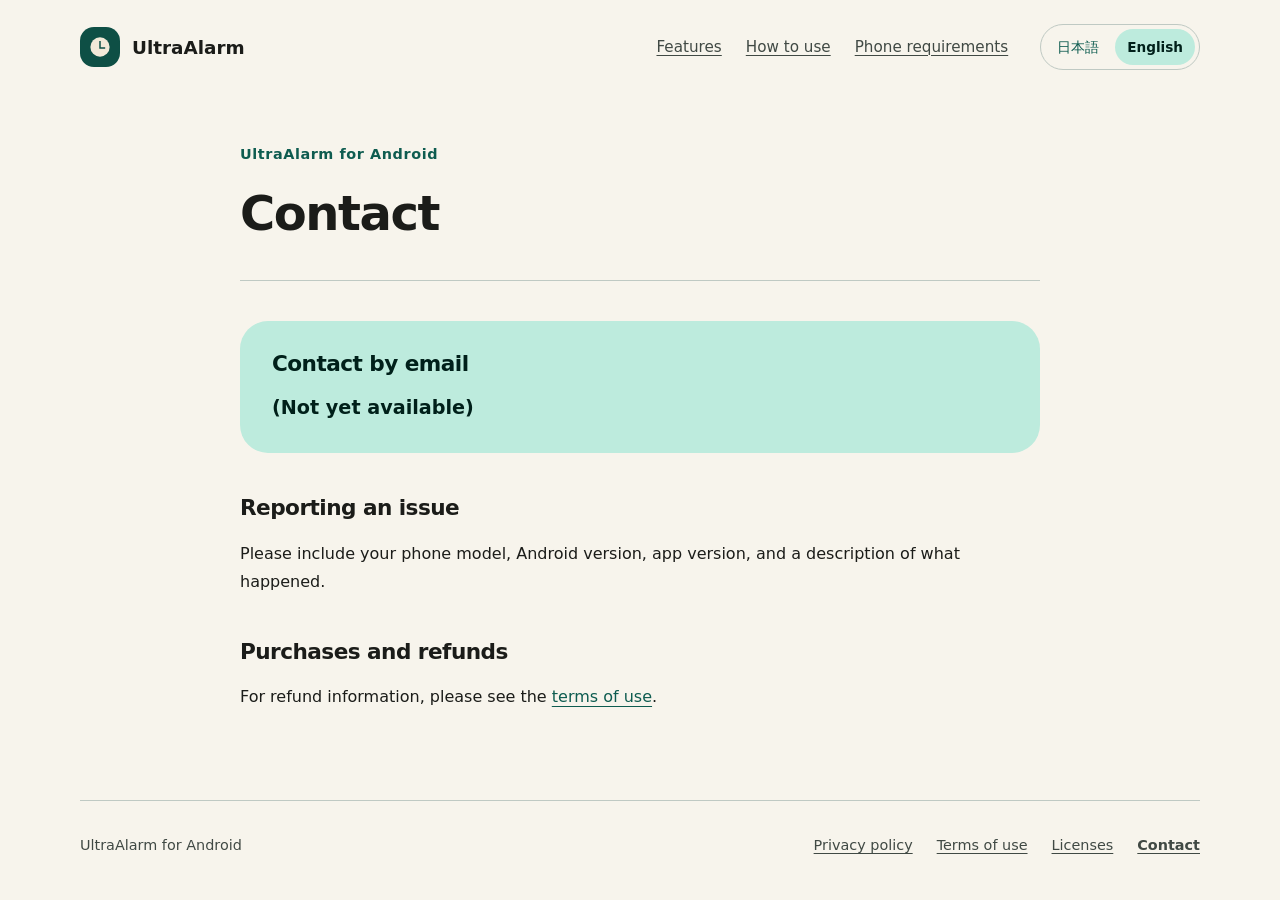
<file: en/contact.html>
<!doctype html>
<html lang="en">
<head>
  <meta charset="utf-8">
  <meta name="viewport" content="width=device-width, initial-scale=1">
  <meta name="color-scheme" content="light dark">
  <meta name="application-name" content="UltraAlarm for Android">
  <meta name="description" content="Contact information for UltraAlarm for Android.">
  <title>Contact | UltraAlarm for Android</title>
  <link rel="icon" type="image/svg+xml" href="../assets/icon.svg">
  <link rel="stylesheet" href="../assets/style.css">
  <link rel="alternate" hreflang="ja" href="../contact.html">
  <link rel="alternate" hreflang="en" href="contact.html">
  <script src="../assets/contact.js" defer></script>
</head>
<body>
  <a class="skip-link" href="#main">Skip to content</a>
  <header class="site-header shell">
    <a class="brand" href="index.html"><img src="../assets/icon.svg" width="108" height="108" alt="">UltraAlarm</a>
    <nav class="header-nav" aria-label="Main navigation"><a href="index.html#features">Features</a><a href="index.html#setup">How to use</a><a href="index.html#phones">Phone requirements</a></nav>
    <nav class="languages" aria-label="Language"><a href="../contact.html" lang="ja" hreflang="ja">日本語</a><span lang="en" aria-current="true">English</span></nav>
  </header>
  <main id="main" class="shell" tabindex="-1">
    <article class="document document-short">
      <header class="page-heading">
        <p class="eyebrow">UltraAlarm for Android</p>
        <h1>Contact</h1>

      </header>
      <div class="prose">
        <div class="contact-block">
          <h2>Contact by email</h2>
          <p data-contact-email>(Not yet available)</p>
        </div>
        <h2>Reporting an issue</h2>
        <p>Please include your phone model, Android version, app version, and a description of what happened.</p>
        <h2>Purchases and refunds</h2>
        <p>For refund information, please see the <a href="terms.html">terms of use</a>.</p>
      </div>
    </article>
  </main>
  <footer class="site-footer shell">
    <p>UltraAlarm for Android</p>
    <nav class="footer-links" aria-label="Site information"><a href="privacy.html">Privacy policy</a><a href="terms.html">Terms of use</a><a href="licenses.html">Licenses</a><a href="contact.html" aria-current="page">Contact</a></nav>
  </footer>
</body>
</html>
</file>
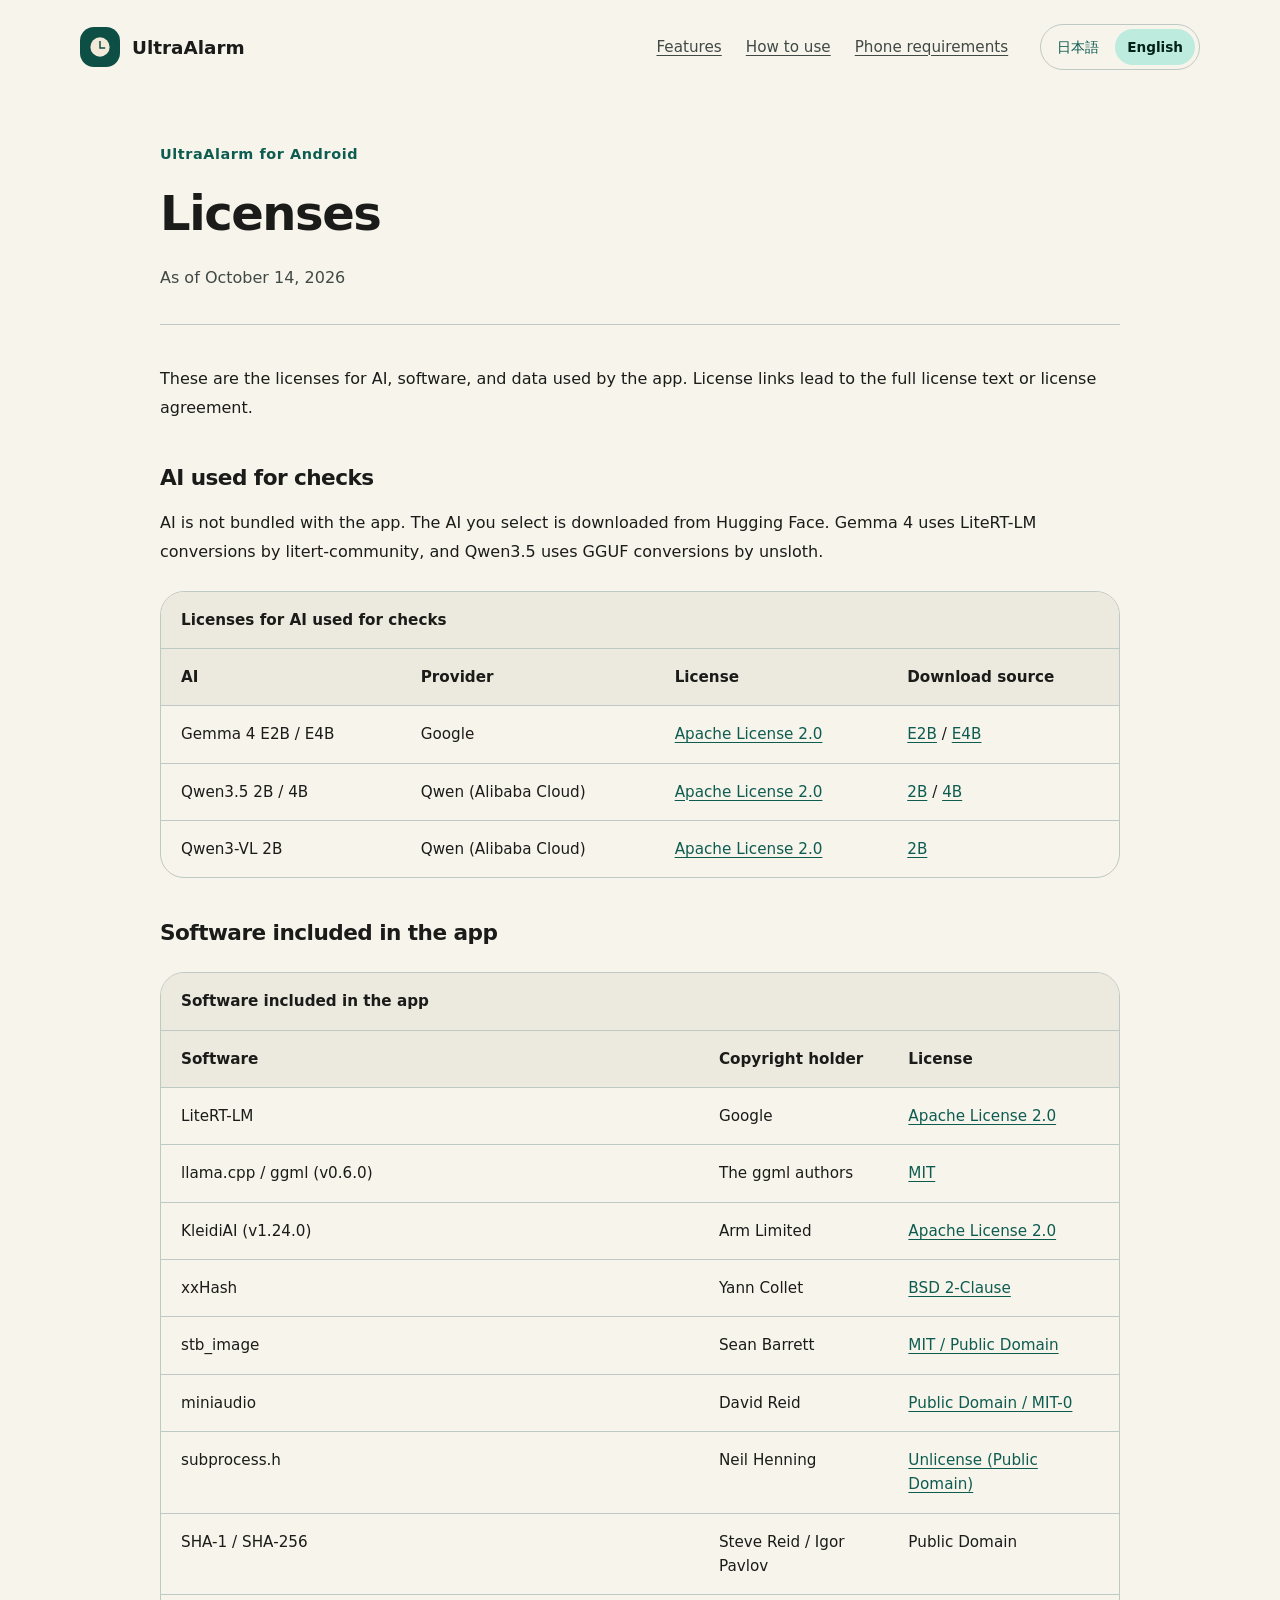
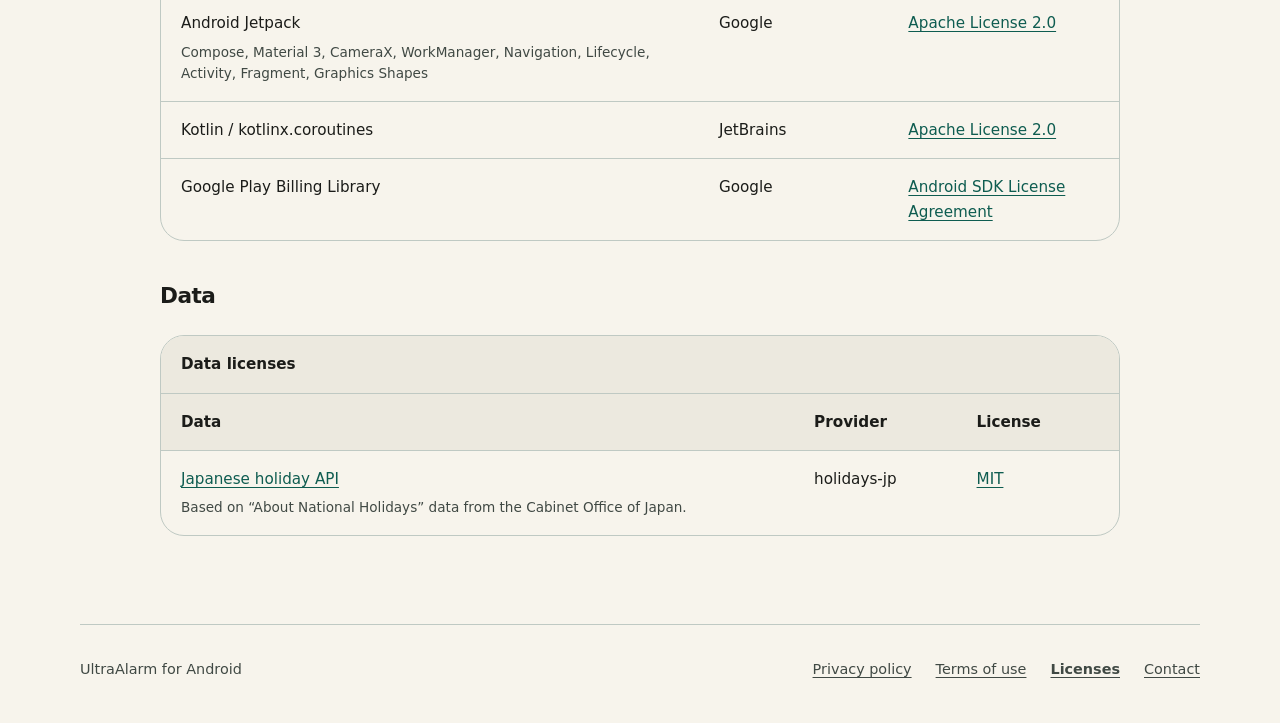
<file: en/licenses.html>
<!doctype html>
<html lang="en">
<head>
  <meta charset="utf-8">
  <meta name="viewport" content="width=device-width, initial-scale=1">
  <meta name="color-scheme" content="light dark">
  <meta name="application-name" content="UltraAlarm for Android">
  <meta name="description" content="Licenses and credits for open-source software, AI, and data used by UltraAlarm for Android.">
  <title>Licenses | UltraAlarm for Android</title>
  <link rel="icon" type="image/svg+xml" href="../assets/icon.svg">
  <link rel="stylesheet" href="../assets/style.css">
  <link rel="alternate" hreflang="ja" href="../licenses.html">
  <link rel="alternate" hreflang="en" href="licenses.html">
</head>
<body>
  <a class="skip-link" href="#main">Skip to content</a>
  <header class="site-header shell">
    <a class="brand" href="index.html"><img src="../assets/icon.svg" width="108" height="108" alt="">UltraAlarm</a>
    <nav class="header-nav" aria-label="Main navigation"><a href="index.html#features">Features</a><a href="index.html#setup">How to use</a><a href="index.html#phones">Phone requirements</a></nav>
    <nav class="languages" aria-label="Language"><a href="../licenses.html" lang="ja" hreflang="ja">日本語</a><span lang="en" aria-current="true">English</span></nav>
  </header>
  <main id="main" class="shell" tabindex="-1">
    <article class="document license-document">
      <header class="page-heading">
        <p class="eyebrow">UltraAlarm for Android</p>
        <h1>Licenses</h1>
        <p>As of October 14, 2026</p>
      </header>
      <div class="prose">
        <p>These are the licenses for AI, software, and data used by the app. License links lead to the full license text or license agreement.</p>
        <h2>AI used for checks</h2>
        <p>AI is not bundled with the app. The AI you select is downloaded from Hugging Face. Gemma 4 uses LiteRT-LM conversions by litert-community, and Qwen3.5 uses GGUF conversions by unsloth.</p>
        <div class="table-scroll" role="region" aria-label="Licenses for AI used for checks" tabindex="0">
          <table>
            <caption>Licenses for AI used for checks</caption>
            <thead><tr><th scope="col">AI</th><th scope="col">Provider</th><th scope="col">License</th><th scope="col">Download source</th></tr></thead>
            <tbody><tr><td>Gemma 4 E2B / E4B</td><td>Google</td><td><a href="../assets/licenses/apache-2.0.txt">Apache License 2.0</a></td><td><a href="https://huggingface.co/litert-community/gemma-4-E2B-it-litert-lm">E2B</a> / <a href="https://huggingface.co/litert-community/gemma-4-E4B-it-litert-lm">E4B</a></td></tr>
<tr><td>Qwen3.5 2B / 4B</td><td>Qwen (Alibaba Cloud)</td><td><a href="../assets/licenses/apache-2.0.txt">Apache License 2.0</a></td><td><a href="https://huggingface.co/unsloth/Qwen3.5-2B-GGUF">2B</a> / <a href="https://huggingface.co/unsloth/Qwen3.5-4B-GGUF">4B</a></td></tr>
<tr><td>Qwen3-VL 2B</td><td>Qwen (Alibaba Cloud)</td><td><a href="../assets/licenses/apache-2.0.txt">Apache License 2.0</a></td><td><a href="https://huggingface.co/Qwen/Qwen3-VL-2B-Instruct-GGUF">2B</a></td></tr>
</tbody>
          </table>
        </div>
        <h2>Software included in the app</h2>
        <div class="table-scroll" role="region" aria-label="Software included in the app" tabindex="0">
          <table>
            <caption>Software included in the app</caption>
            <thead><tr><th scope="col">Software</th><th scope="col">Copyright holder</th><th scope="col">License</th></tr></thead>
            <tbody><tr><td>LiteRT-LM</td><td>Google</td><td><a href="../assets/licenses/apache-2.0.txt">Apache License 2.0</a></td></tr>
<tr><td>llama.cpp / ggml (v0.6.0)</td><td>The ggml authors</td><td><a href="../assets/licenses/llama-cpp.txt">MIT</a></td></tr>
<tr><td>KleidiAI (v1.24.0)</td><td>Arm Limited</td><td><a href="../assets/licenses/apache-2.0.txt">Apache License 2.0</a></td></tr>
<tr><td>xxHash</td><td>Yann Collet</td><td><a href="../assets/licenses/xxhash.txt">BSD 2-Clause</a></td></tr>
<tr><td>stb_image</td><td>Sean Barrett</td><td><a href="../assets/licenses/stb.txt">MIT / Public Domain</a></td></tr>
<tr><td>miniaudio</td><td>David Reid</td><td><a href="../assets/licenses/unlicense.txt">Public Domain / MIT-0</a></td></tr>
<tr><td>subprocess.h</td><td>Neil Henning</td><td><a href="../assets/licenses/unlicense.txt">Unlicense (Public Domain)</a></td></tr>
<tr><td>SHA-1 / SHA-256</td><td>Steve Reid / Igor Pavlov</td><td>Public Domain</td></tr>
<tr><td>Android Jetpack<small>Compose, Material 3, CameraX, WorkManager, Navigation, Lifecycle, Activity, Fragment, Graphics Shapes</small></td><td>Google</td><td><a href="../assets/licenses/apache-2.0.txt">Apache License 2.0</a></td></tr>
<tr><td>Kotlin / kotlinx.coroutines</td><td>JetBrains</td><td><a href="../assets/licenses/apache-2.0.txt">Apache License 2.0</a></td></tr>
<tr><td>Google Play Billing Library</td><td>Google</td><td><a href="https://developer.android.com/studio/terms">Android SDK License Agreement</a></td></tr>
</tbody>
          </table>
        </div>
        <h2>Data</h2>
        <div class="table-scroll" role="region" aria-label="Data licenses" tabindex="0">
          <table>
            <caption>Data licenses</caption>
            <thead><tr><th scope="col">Data</th><th scope="col">Provider</th><th scope="col">License</th></tr></thead>
            <tbody><tr><td><a href="https://github.com/holidays-jp/api">Japanese holiday API</a><small>Based on “About National Holidays” data from the Cabinet Office of Japan.</small></td><td>holidays-jp</td><td><a href="../assets/licenses/holidays-jp.txt">MIT</a></td></tr></tbody>
          </table>
        </div>
      </div>
    </article>
  </main>
  <footer class="site-footer shell">
    <p>UltraAlarm for Android</p>
    <nav class="footer-links" aria-label="Site information"><a href="privacy.html">Privacy policy</a><a href="terms.html">Terms of use</a><a href="licenses.html" aria-current="page">Licenses</a><a href="contact.html">Contact</a></nav>
  </footer>
</body>
</html>
</file>
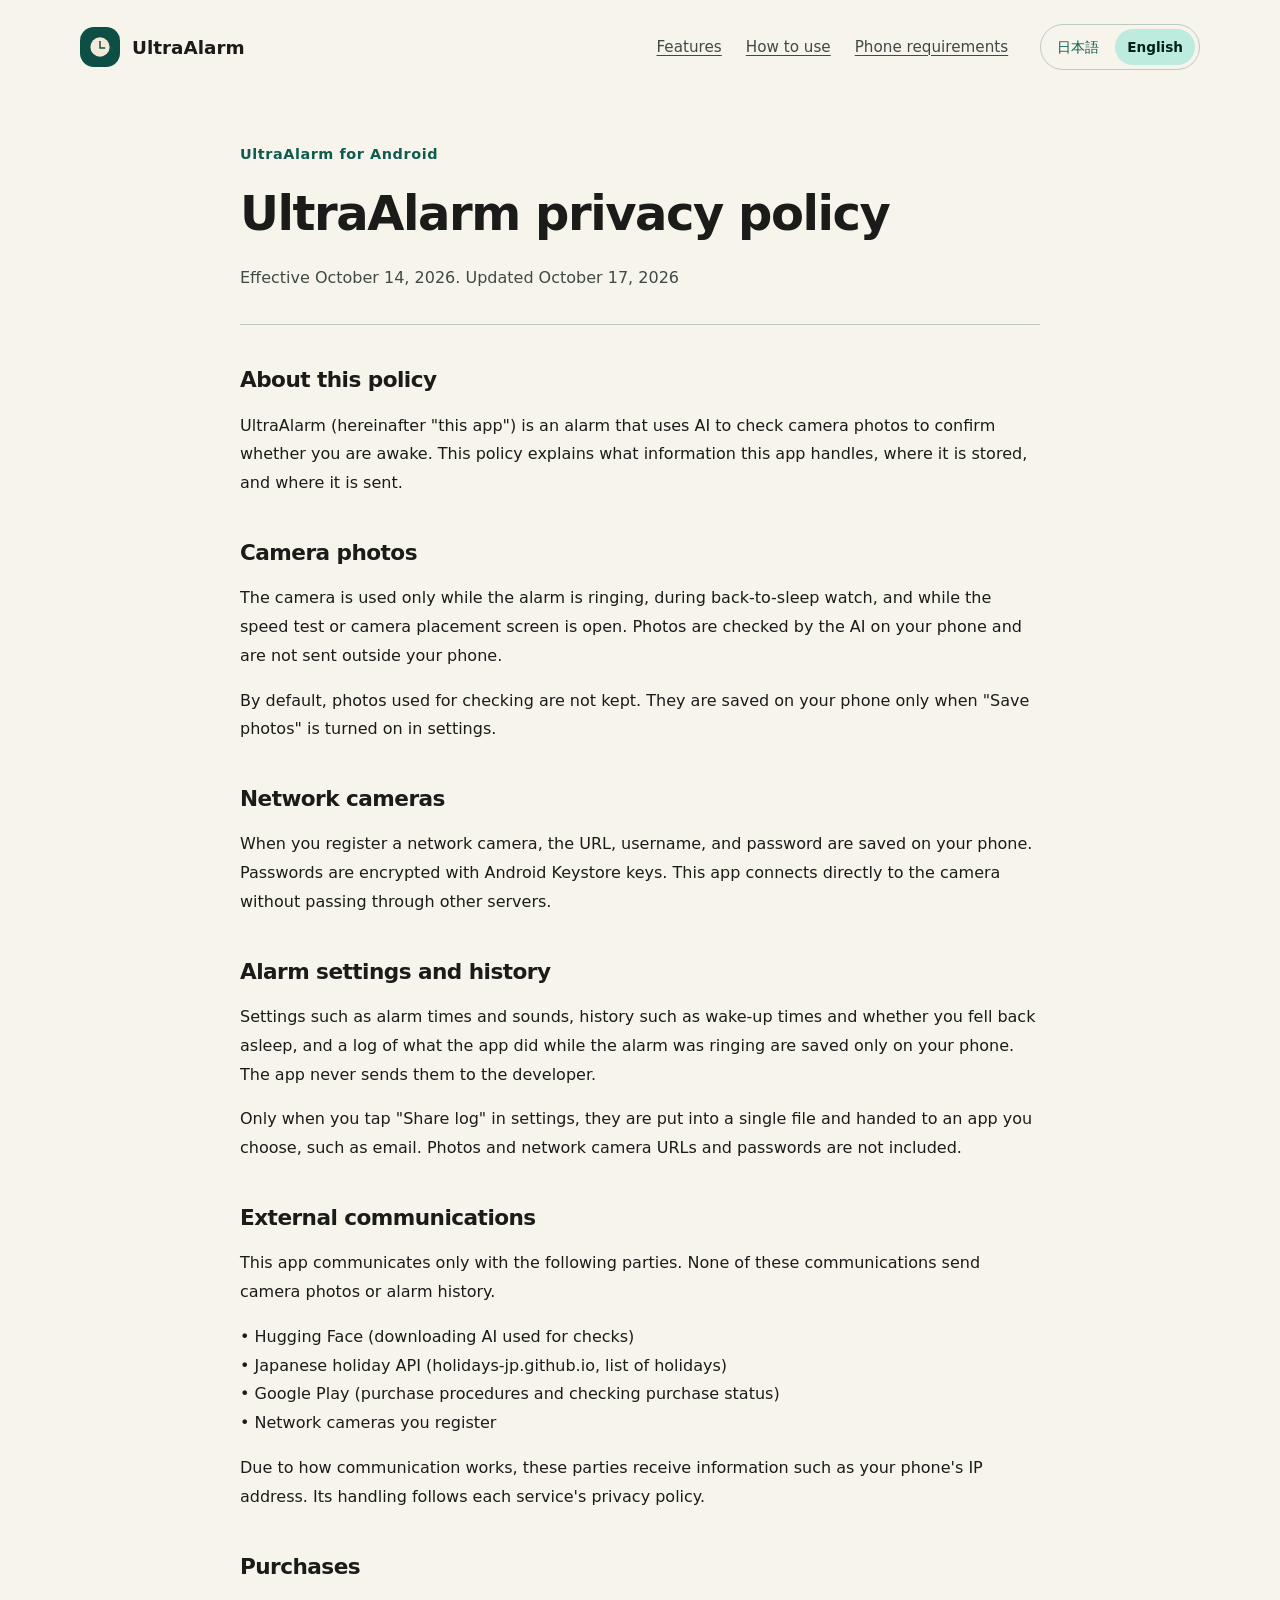
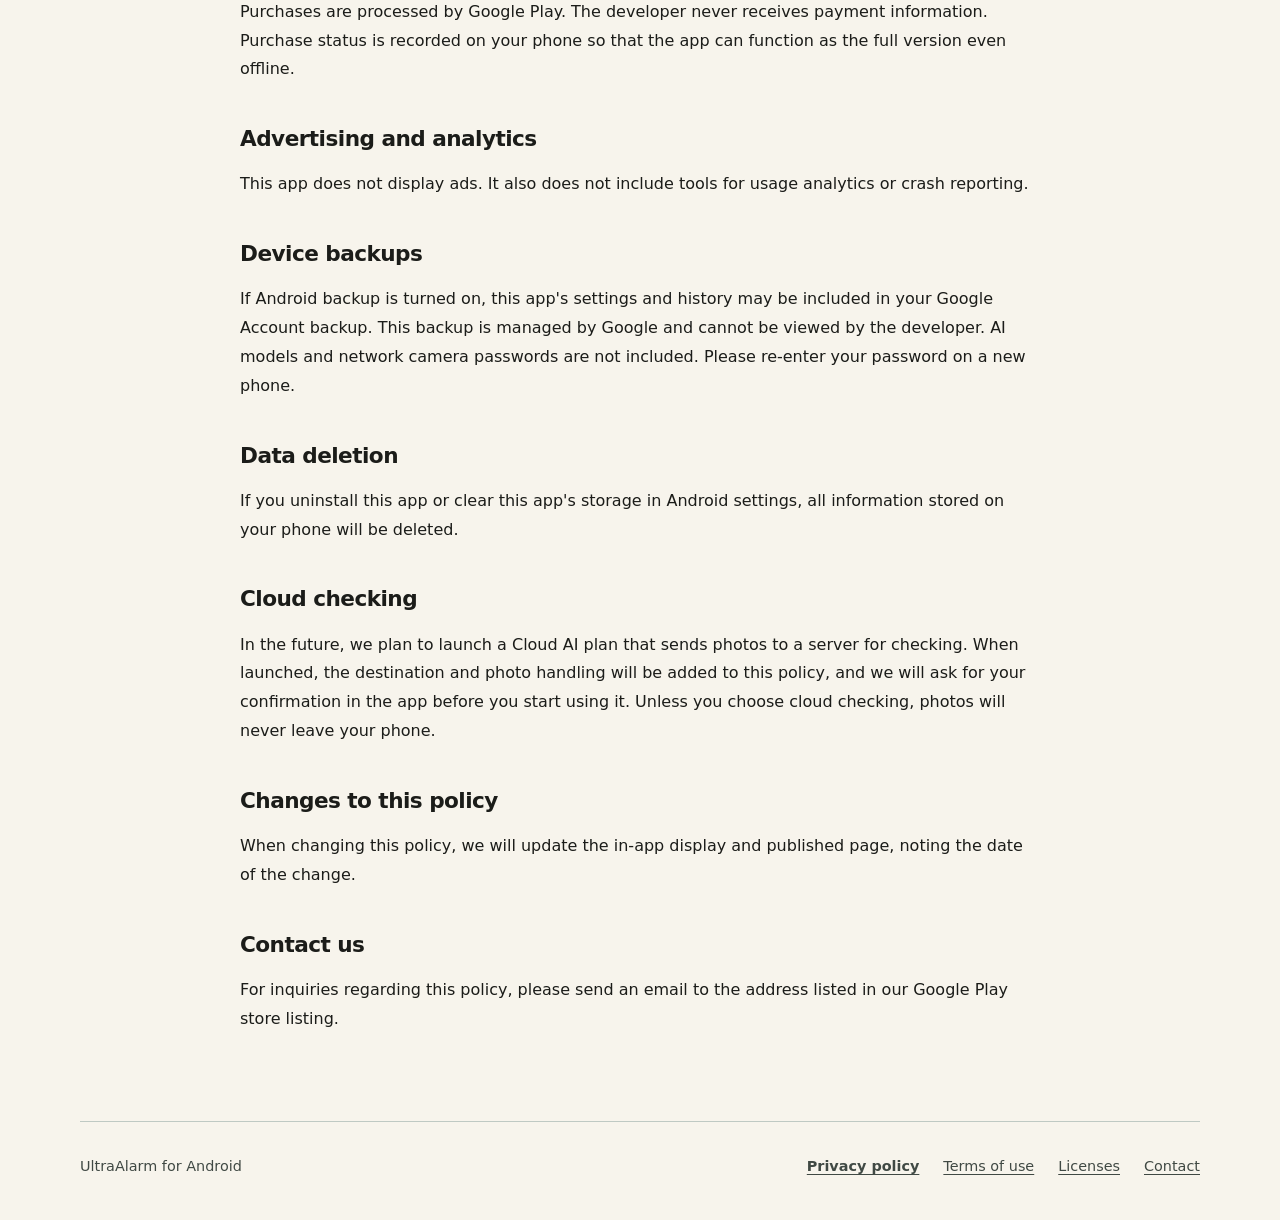
<file: en/privacy.html>
<!doctype html>
<html lang="en">
<head>
  <meta charset="utf-8">
  <meta name="viewport" content="width=device-width, initial-scale=1">
  <meta name="color-scheme" content="light dark">
  <meta name="application-name" content="UltraAlarm for Android">
  <meta name="description" content="How UltraAlarm handles camera photos, alarm settings and history, purchase information, and other data.">
  <title>UltraAlarm privacy policy | UltraAlarm for Android</title>
  <link rel="icon" type="image/svg+xml" href="../assets/icon.svg">
  <link rel="stylesheet" href="../assets/style.css">
  <link rel="alternate" hreflang="ja" href="../privacy.html">
  <link rel="alternate" hreflang="en" href="privacy.html">
</head>
<body>
  <a class="skip-link" href="#main">Skip to content</a>
  <header class="site-header shell">
    <a class="brand" href="index.html"><img src="../assets/icon.svg" width="108" height="108" alt="">UltraAlarm</a>
    <nav class="header-nav" aria-label="Main navigation"><a href="index.html#features">Features</a><a href="index.html#setup">How to use</a><a href="index.html#phones">Phone requirements</a></nav>
    <nav class="languages" aria-label="Language"><a href="../privacy.html" lang="ja" hreflang="ja">日本語</a><span lang="en" aria-current="true">English</span></nav>
  </header>
  <main id="main" class="shell" tabindex="-1">
    <article class="document">
      <header class="page-heading">
        <p class="eyebrow">UltraAlarm for Android</p>
        <h1>UltraAlarm privacy policy</h1>
        <p>Effective October 14, 2026. Updated October 17, 2026</p>
      </header>
      <div class="prose">
        <h2>About this policy</h2>
        <p>UltraAlarm (hereinafter &quot;this app&quot;) is an alarm that uses AI to check camera photos to confirm whether you are awake. This policy explains what information this app handles, where it is stored, and where it is sent.</p>
        <h2>Camera photos</h2>
        <p>The camera is used only while the alarm is ringing, during back-to-sleep watch, and while the speed test or camera placement screen is open. Photos are checked by the AI on your phone and are not sent outside your phone.</p>
        <p>By default, photos used for checking are not kept. They are saved on your phone only when &quot;Save photos&quot; is turned on in settings.</p>
        <h2>Network cameras</h2>
        <p>When you register a network camera, the URL, username, and password are saved on your phone. Passwords are encrypted with Android Keystore keys. This app connects directly to the camera without passing through other servers.</p>
        <h2>Alarm settings and history</h2>
        <p>Settings such as alarm times and sounds, history such as wake-up times and whether you fell back asleep, and a log of what the app did while the alarm was ringing are saved only on your phone. The app never sends them to the developer.</p>
        <p>Only when you tap &quot;Share log&quot; in settings, they are put into a single file and handed to an app you choose, such as email. Photos and network camera URLs and passwords are not included.</p>
        <h2>External communications</h2>
        <p>This app communicates only with the following parties. None of these communications send camera photos or alarm history.</p>
        <ul class="policy-parties">
          <li>• Hugging Face (downloading AI used for checks)</li>
          <li>• Japanese holiday API (holidays-jp.github.io, list of holidays)</li>
          <li>• Google Play (purchase procedures and checking purchase status)</li>
          <li>• Network cameras you register</li>
        </ul>
        <p>Due to how communication works, these parties receive information such as your phone&#x27;s IP address. Its handling follows each service&#x27;s privacy policy.</p>
        <h2>Purchases</h2>
        <p>Purchases are processed by Google Play. The developer never receives payment information. Purchase status is recorded on your phone so that the app can function as the full version even offline.</p>
        <h2>Advertising and analytics</h2>
        <p>This app does not display ads. It also does not include tools for usage analytics or crash reporting.</p>
        <h2>Device backups</h2>
        <p>If Android backup is turned on, this app&#x27;s settings and history may be included in your Google Account backup. This backup is managed by Google and cannot be viewed by the developer. AI models and network camera passwords are not included. Please re-enter your password on a new phone.</p>
        <h2>Data deletion</h2>
        <p>If you uninstall this app or clear this app&#x27;s storage in Android settings, all information stored on your phone will be deleted.</p>
        <h2>Cloud checking</h2>
        <p>In the future, we plan to launch a Cloud AI plan that sends photos to a server for checking. When launched, the destination and photo handling will be added to this policy, and we will ask for your confirmation in the app before you start using it. Unless you choose cloud checking, photos will never leave your phone.</p>
        <h2>Changes to this policy</h2>
        <p>When changing this policy, we will update the in-app display and published page, noting the date of the change.</p>
        <h2>Contact us</h2>
        <p>For inquiries regarding this policy, please send an email to the address listed in our Google Play store listing.</p>
      </div>
    </article>
  </main>
  <footer class="site-footer shell">
    <p>UltraAlarm for Android</p>
    <nav class="footer-links" aria-label="Site information"><a href="privacy.html" aria-current="page">Privacy policy</a><a href="terms.html">Terms of use</a><a href="licenses.html">Licenses</a><a href="contact.html">Contact</a></nav>
  </footer>
</body>
</html>
</file>
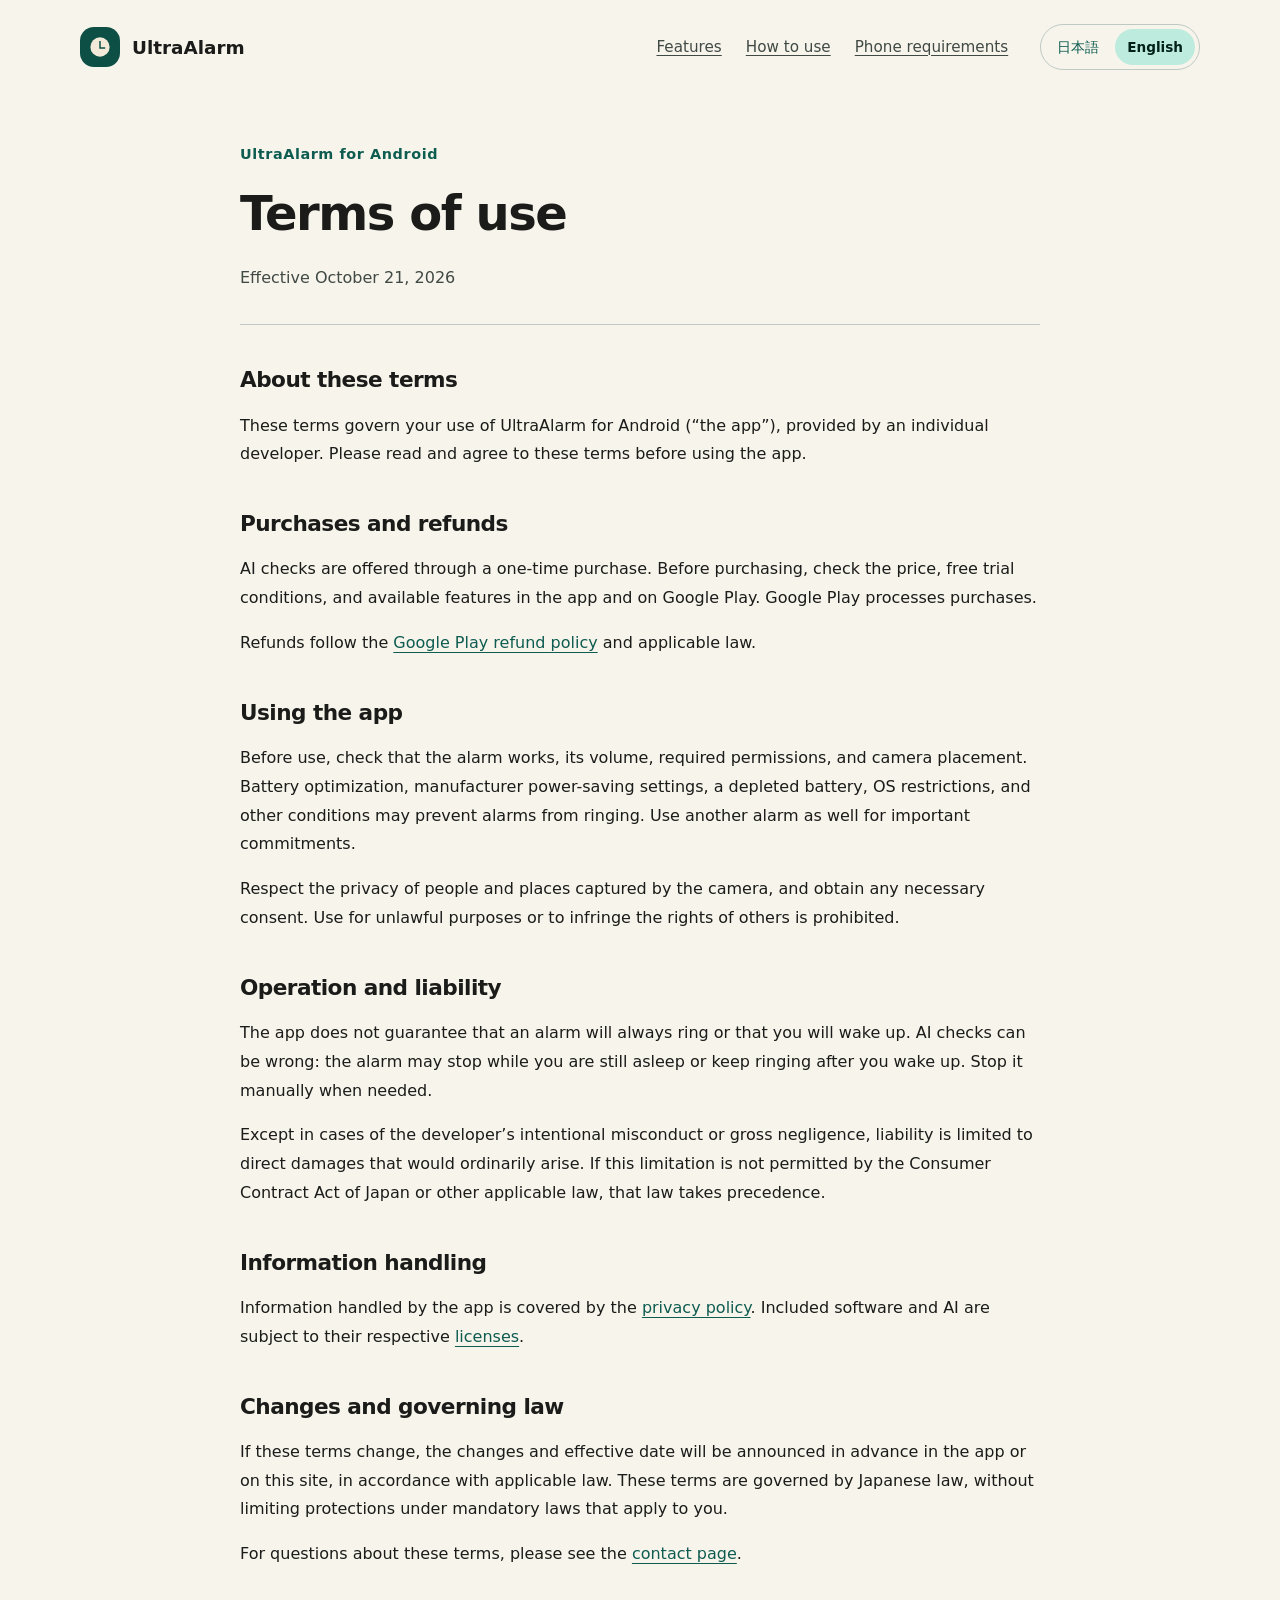
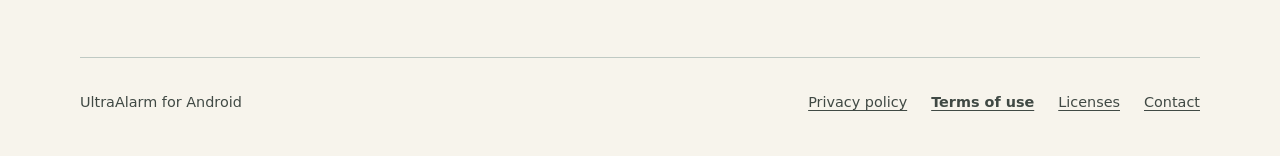
<file: en/terms.html>
<!doctype html>
<html lang="en">
<head>
  <meta charset="utf-8">
  <meta name="viewport" content="width=device-width, initial-scale=1">
  <meta name="color-scheme" content="light dark">
  <meta name="application-name" content="UltraAlarm for Android">
  <meta name="description" content="Terms covering purchases, refunds, operation, and liability for UltraAlarm for Android.">
  <title>Terms of use | UltraAlarm for Android</title>
  <link rel="icon" type="image/svg+xml" href="../assets/icon.svg">
  <link rel="stylesheet" href="../assets/style.css">
  <link rel="alternate" hreflang="ja" href="../terms.html">
  <link rel="alternate" hreflang="en" href="terms.html">
</head>
<body>
  <a class="skip-link" href="#main">Skip to content</a>
  <header class="site-header shell">
    <a class="brand" href="index.html"><img src="../assets/icon.svg" width="108" height="108" alt="">UltraAlarm</a>
    <nav class="header-nav" aria-label="Main navigation"><a href="index.html#features">Features</a><a href="index.html#setup">How to use</a><a href="index.html#phones">Phone requirements</a></nav>
    <nav class="languages" aria-label="Language"><a href="../terms.html" lang="ja" hreflang="ja">日本語</a><span lang="en" aria-current="true">English</span></nav>
  </header>
  <main id="main" class="shell" tabindex="-1">
    <article class="document ">
      <header class="page-heading">
        <p class="eyebrow">UltraAlarm for Android</p>
        <h1>Terms of use</h1>
        <p>Effective October 21, 2026</p>
      </header>
      <div class="prose">
        <h2>About these terms</h2>
        <p>These terms govern your use of UltraAlarm for Android (“the app”), provided by an individual developer. Please read and agree to these terms before using the app.</p>
        <h2>Purchases and refunds</h2>
        <p>AI checks are offered through a one-time purchase. Before purchasing, check the price, free trial conditions, and available features in the app and on Google Play. Google Play processes purchases.</p>
        <p>Refunds follow the <a href="https://support.google.com/googleplay/answer/2479637?hl=en">Google Play refund policy</a> and applicable law.</p>
        <h2>Using the app</h2>
        <p>Before use, check that the alarm works, its volume, required permissions, and camera placement. Battery optimization, manufacturer power-saving settings, a depleted battery, OS restrictions, and other conditions may prevent alarms from ringing. Use another alarm as well for important commitments.</p>
        <p>Respect the privacy of people and places captured by the camera, and obtain any necessary consent. Use for unlawful purposes or to infringe the rights of others is prohibited.</p>
        <h2>Operation and liability</h2>
        <p>The app does not guarantee that an alarm will always ring or that you will wake up. AI checks can be wrong: the alarm may stop while you are still asleep or keep ringing after you wake up. Stop it manually when needed.</p>
        <p>Except in cases of the developer’s intentional misconduct or gross negligence, liability is limited to direct damages that would ordinarily arise. If this limitation is not permitted by the Consumer Contract Act of Japan or other applicable law, that law takes precedence.</p>
        <h2>Information handling</h2>
        <p>Information handled by the app is covered by the <a href="privacy.html">privacy policy</a>. Included software and AI are subject to their respective <a href="licenses.html">licenses</a>.</p>
        <h2>Changes and governing law</h2>
        <p>If these terms change, the changes and effective date will be announced in advance in the app or on this site, in accordance with applicable law. These terms are governed by Japanese law, without limiting protections under mandatory laws that apply to you.</p>
        <p>For questions about these terms, please see the <a href="contact.html">contact page</a>.</p>
      </div>
    </article>
  </main>
  <footer class="site-footer shell">
    <p>UltraAlarm for Android</p>
    <nav class="footer-links" aria-label="Site information"><a href="privacy.html">Privacy policy</a><a href="terms.html" aria-current="page">Terms of use</a><a href="licenses.html">Licenses</a><a href="contact.html">Contact</a></nav>
  </footer>
</body>
</html>
</file>
<file: assets/style.css>
:root {
  color-scheme: light dark;
  --background: #f7f4ec;
  --surface: #ece9df;
  --text: #1b1c19;
  --muted: #404944;
  --primary: #0e5c50;
  --on-primary: #ffffff;
  --container: #bdebdd;
  --on-container: #00201a;
  --outline: #bfc9c3;
  --accent: #ffdbc8;
  --on-accent: #341000;
  --hero: #0e4f45;
  --on-hero: #f2e9d8;
  font-family: system-ui, -apple-system, BlinkMacSystemFont, "Segoe UI", "Noto Sans JP", sans-serif;
  color: var(--text);
  background: var(--background);
  line-height: 1.8;
  font-synthesis: none;
  -webkit-text-size-adjust: 100%;
}

@media (prefers-color-scheme: dark) {
  :root {
    --background: #111412;
    --surface: #1d201e;
    --text: #e1e3df;
    --muted: #bfc9c3;
    --primary: #7fd6c2;
    --on-primary: #00382f;
    --container: #0b4a40;
    --on-container: #bdebdd;
    --outline: #404944;
    --accent: #7a3500;
    --on-accent: #ffdbc8;
  }
}

* { box-sizing: border-box; }
body { margin: 0; }
img { display: block; max-width: 100%; height: auto; }
a { color: var(--primary); text-underline-offset: .22em; text-decoration-thickness: .075em; }
a:hover { text-decoration-thickness: .14em; }
a:focus-visible, [tabindex]:focus-visible { outline: 3px solid var(--primary); outline-offset: 5px; border-radius: 4px; }
h1, h2, h3, p { margin: 0; }
h1, h2, h3 { font-weight: 750; line-height: 1.4; overflow-wrap: anywhere; }
p + p { margin-top: 1em; }
h2 { font-size: clamp(1.5rem, 3vw, 2.15rem); letter-spacing: -.025em; }
h3 { font-size: 1.2rem; }
[id] { scroll-margin-top: 2rem; }
.shell { width: min(1120px, calc(100% - 48px)); margin-inline: auto; }
.skip-link { position: absolute; top: -100px; left: 24px; padding: 12px 20px; background: var(--container); z-index: 2; }
.skip-link:focus { top: 12px; }
.site-header { display: flex; align-items: center; flex-wrap: wrap; gap: 16px 32px; padding-block: 24px; }
.brand { display: inline-flex; align-items: center; gap: 12px; font-size: 1.15rem; font-weight: 750; color: var(--text); text-decoration: none; }
.brand img { width: 40px; border-radius: 14px; }
.header-nav { display: flex; flex-wrap: wrap; gap: 8px 24px; margin-left: auto; }
.header-nav a { color: var(--muted); font-size: .95rem; padding-block: 8px; }
.languages { display: inline-flex; align-items: center; gap: 4px; padding: 4px; border: 1px solid var(--outline); border-radius: 999px; font-size: .85rem; line-height: 1.5; }
.languages a, .languages span { padding: 8px 12px; }
.languages a { text-decoration: none; }
.languages span { color: var(--on-container); background: var(--container); border-radius: 999px; font-weight: 700; }
.hero { display: grid; grid-template-columns: 1fr auto; align-items: center; gap: 48px; padding: clamp(32px, 6vw, 72px); border-radius: 48px; background: var(--hero); color: var(--on-hero); }
.eyebrow { font-size: .9rem; font-weight: 700; letter-spacing: .04em; }
.hero h1 { font-size: clamp(2rem, 4.2vw, 3.3rem); letter-spacing: -.035em; margin-block: 20px 24px; }
.hero p { max-width: 40em; }
.hero .hero-mark { width: 168px; border-radius: 48px; }
.hero-actions { display: flex; flex-wrap: wrap; align-items: center; gap: 16px 24px; margin-top: 32px; }
.button { display: inline-flex; align-items: center; justify-content: center; min-height: 52px; padding: 12px 24px; border-radius: 999px; font-weight: 700; text-decoration: none; line-height: 1.5; }
.button:active { border-radius: 16px; }
.hero .button { background: var(--on-hero); color: var(--hero); }
.hero a:focus-visible { outline-color: var(--on-hero); }
.hero .text-link { color: var(--on-hero); }
.section { margin-top: 88px; }
.section-heading { display: grid; grid-template-columns: 1fr 1.25fr; gap: 24px 48px; align-items: start; margin-bottom: 32px; }
.section-heading > p { color: var(--muted); }
.feature-list { margin: 0; padding: 0; list-style: none; overflow: hidden; border-radius: 32px; }
.feature-list li { display: grid; grid-template-columns: 1fr 1.25fr; gap: 16px 48px; padding: 28px 32px; background: var(--surface); }
.feature-list li + li { margin-top: 2px; }
.feature-list p { color: var(--muted); }
.feature-list li:last-child { background: var(--container); }
.feature-list li:last-child h3, .feature-list li:last-child p { color: var(--on-container); }
.feature-list p a { color: inherit; }
.steps { display: grid; grid-template-columns: repeat(3, 1fr); gap: 32px; padding: 0; margin: 32px 0 0; list-style: none; counter-reset: step; }
.steps li { counter-increment: step; }
.steps li::before { content: counter(step, decimal-leading-zero); display: flex; align-items: center; justify-content: center; width: 52px; height: 52px; margin-bottom: 20px; border-radius: 18px; background: var(--accent); color: var(--on-accent); font-weight: 750; font-size: 1.15rem; }
.steps p { margin-top: 12px; color: var(--muted); }
.requirements { border-radius: 40px; padding: clamp(24px, 5vw, 48px); background: var(--container); color: var(--on-container); }
.requirements .section-heading { margin-bottom: 24px; }
.requirements .section-heading > p { color: inherit; }
.requirements dl { margin: 0; }
.requirements dl > div { display: grid; grid-template-columns: 1fr 2fr; gap: 12px 32px; padding-block: 20px; border-top: 1px solid var(--primary); }
.requirements dt { font-weight: 700; }
.requirements dd { margin: 0; }
.requirements .note { margin-top: 24px; }
.requirements a { color: inherit; }
.site-footer { display: flex; flex-wrap: wrap; justify-content: space-between; align-items: start; gap: 24px; margin-top: 88px; padding-block: 32px 40px; border-top: 1px solid var(--outline); color: var(--muted); font-size: .9rem; }
.footer-links { display: flex; flex-wrap: wrap; gap: 12px 24px; }
.footer-links a { color: inherit; }
.footer-links a[aria-current] { font-weight: 700; }
.document { max-width: 800px; margin: 48px auto 0; }
.page-heading { padding-bottom: 32px; margin-bottom: 40px; border-bottom: 1px solid var(--outline); }
.page-heading .eyebrow { color: var(--primary); margin-bottom: 12px; }
.page-heading h1 { font-size: clamp(1.9rem, 5vw, 3rem); letter-spacing: -.03em; }
.page-heading > p:last-child:not(.eyebrow) { margin-top: 16px; color: var(--muted); }
.prose h2 { margin-top: 40px; margin-bottom: 16px; font-size: 1.35rem; }
.prose h2:first-child { margin-top: 0; }
.prose ul { padding-left: 1.5em; }
.prose li + li { margin-top: 8px; }
.prose p, .prose li { overflow-wrap: anywhere; }
.prose .policy-parties { list-style: none; padding: 0; }
.policy-parties li + li { margin-top: 0; }
.license-document { max-width: 960px; }
.table-scroll { overflow-x: auto; margin-block: 24px; border: 1px solid var(--outline); border-radius: 24px; }
table { width: 100%; border-collapse: collapse; text-align: left; font-size: .95rem; line-height: 1.6; }
caption { text-align: left; padding: 16px 20px; font-weight: 700; background: var(--surface); }
th, td { padding: 16px 20px; vertical-align: top; border-top: 1px solid var(--outline); }
th { font-weight: 700; background: var(--surface); }
td { min-width: 140px; }
td small { display: block; margin-top: 6px; color: var(--muted); font-size: .85rem; }
.contact-block { padding: 28px 32px; background: var(--container); color: var(--on-container); border-radius: 28px; }
.contact-block h2 { margin: 0 0 12px; }
.contact-block a { color: inherit; }
.contact-block p { font-size: 1.2rem; font-weight: 700; }
.document-short { min-height: 40vh; }

@media (max-width: 800px) {
  .hero { grid-template-columns: 1fr; gap: 32px; }
  .hero .hero-mark { display: none; }
  .section-heading { grid-template-columns: 1fr; gap: 16px; }
  .steps { gap: 24px; }
  .requirements dl > div { grid-template-columns: 1fr 1.5fr; }
}

@media (max-width: 600px) {
  .shell { width: calc(100% - 40px); }
  .site-header { gap: 16px; padding-block: 20px; }
  .brand { margin-right: auto; font-size: 1.05rem; }
  .brand img { width: 32px; border-radius: 11px; }
  .header-nav { order: 3; width: 100%; margin: 0; gap: 24px; }
  .header-nav a { padding-block: 0; }
  .languages { font-size: .8rem; }
  .languages a, .languages span { padding: 7px 9px; }
  .hero { padding: 32px 24px; border-radius: 32px; }
  .hero h1 { font-size: 2rem; }
  .hero-actions { align-items: start; flex-direction: column; gap: 20px; }
  .section { margin-top: 56px; }
  .feature-list { border-radius: 28px; }
  .feature-list li { grid-template-columns: 1fr; gap: 12px; padding: 24px; }
  .steps { grid-template-columns: 1fr; gap: 32px; }
  .steps li::before { margin-bottom: 12px; }
  .requirements { border-radius: 32px; }
  .requirements dl > div { grid-template-columns: 1fr; gap: 8px; }
  .site-footer { margin-top: 56px; }
  .footer-links { gap: 12px 20px; }
  .document { margin-top: 32px; }
  .contact-block { padding: 24px; }
  th, td { padding: 12px 16px; }
}
</file>
